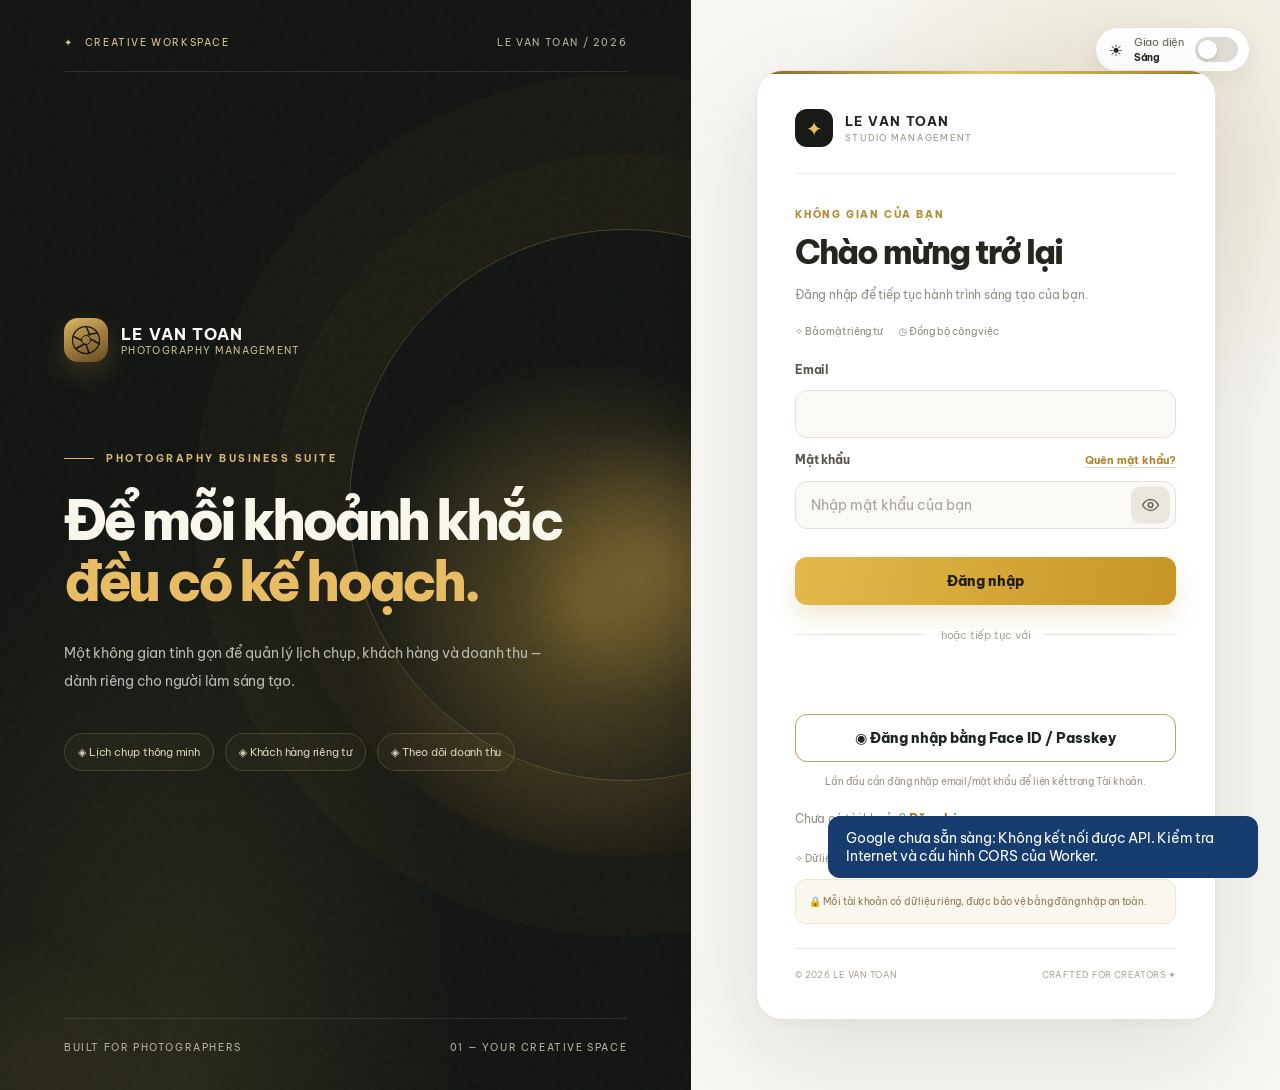
<file: index.html>
<!doctype html><html lang="vi"><head><meta charset="utf-8"><meta name="viewport" content="width=device-width,initial-scale=1"><meta name="referrer" content="no-referrer"><meta name="theme-color" content="#102a50"><title>LE VAN TOAN V13 | Quản lý lịch chụp</title><style>@import url('https://fonts.googleapis.com/css2?family=Be+Vietnam+Pro:wght@400;500;600;700;800&display=swap');
:root{--bg:#f4f7fb;--card:#fff;--ink:#142338;--muted:#708099;--line:#e2e9f2;--primary:#2267e8;--dark:#122f5b;--ok:#12946a;--warn:#d38b1e;--danger:#dc4661;--radius:17px}*{box-sizing:border-box}body{margin:0;background:var(--bg);color:var(--ink);font:14px 'Be Vietnam Pro',system-ui,sans-serif}button,input,select,textarea{font:inherit}button{cursor:pointer}a{color:inherit;text-decoration:none}.hidden{display:none!important}.app{display:grid;grid-template-columns:250px minmax(0,1fr);min-height:100vh}.sidebar{background:#102a50;color:#e5efff;padding:24px 15px;display:flex;flex-direction:column;gap:22px}.brand{display:flex;align-items:center;gap:12px;padding:5px 9px}.mark{display:grid;place-items:center;width:44px;height:44px;border-radius:14px;background:#4b85f4;font-size:24px}.brand strong{display:block;letter-spacing:1.2px;font-size:16px}.brand small{font-size:10px;color:#b2c7e5}.nav{display:grid;gap:5px}.nav button{border:0;background:none;color:#b8cbe4;text-align:left;border-radius:12px;padding:13px 14px}.nav button.active,.nav button:hover{background:#254977;color:white}.nav button span{margin-right:11px}.sidefoot{margin-top:auto;color:#a3bad9;font-size:11px;padding:12px}.main{min-width:0;padding:28px 32px}.top{display:flex;justify-content:space-between;align-items:center;gap:15px;margin-bottom:25px}.top h1{margin:0 0 5px;font-size:25px}.sub{color:var(--muted);font-size:12px}.top-actions{display:flex;align-items:center;gap:10px}.pill{background:#e7efff;color:#225ac5;padding:9px 12px;border-radius:50px;font-size:12px}.btn{border:1px solid var(--line);background:white;border-radius:11px;padding:11px 15px;font-weight:600;color:var(--ink)}.btn.primary{background:var(--primary);border-color:var(--primary);color:white}.btn.danger{color:var(--danger)}.btn:disabled{opacity:.5;cursor:not-allowed}.grid4{display:grid;grid-template-columns:repeat(4,minmax(0,1fr));gap:16px;margin-bottom:20px}.metric,.panel{background:var(--card);border:1px solid var(--line);border-radius:var(--radius);box-shadow:0 4px 18px #102a5010}.metric{padding:21px}.metric .value{font-size:25px;font-weight:800;margin:9px 0 2px}.metric .label{font-size:12px;color:var(--muted)}.metric .accent{font-size:11px;color:var(--ok)}.panel{padding:22px;margin-bottom:20px}.panelhead{display:flex;align-items:center;justify-content:space-between;gap:12px;margin-bottom:18px}.panelhead h2{margin:0;font-size:17px}.panelhead .controls{display:flex;gap:8px;align-items:center}.layout2{display:grid;grid-template-columns:minmax(0,1.7fr) minmax(280px,1fr);gap:18px}.week,.days{display:grid;grid-template-columns:repeat(7,minmax(0,1fr));gap:6px}.week{text-align:center;color:var(--muted);font-size:11px;margin-bottom:10px}.day{min-height:83px;border:1px solid #e8edf5;border-radius:12px;background:white;text-align:left;padding:9px;display:flex;flex-direction:column;gap:5px}.day:hover{border-color:#7ea6f9}.day.other{opacity:.35}.day.selected{border:2px solid var(--primary);background:#f0f5ff}.day.today .num{background:var(--primary);color:white;border-radius:50%;width:25px;height:25px;display:grid;place-items:center}.num{font-weight:700}.lunar{font-size:9px;color:#9ba7b8}.dots{display:flex;gap:3px;flex-wrap:wrap}.dot{height:6px;width:6px;border-radius:50%;background:#4d85ef}.dot.done{background:#19aa82}.dot.cancelled{background:#c4cad4}.entry{border:1px solid var(--line);border-radius:12px;padding:13px;margin:9px 0;display:flex;align-items:center;justify-content:space-between;gap:12px}.entry strong{display:block;margin-bottom:5px}.entry small{color:var(--muted);line-height:1.8}.tag{font-size:10px;border-radius:50px;padding:5px 8px;background:#e9f0ff;color:#3369c9}.tag.completed{background:#e4f8f1;color:#138a65}.tag.cancelled{background:#f3f3f3;color:#777}.tablewrap{overflow-x:auto}table{width:100%;border-collapse:collapse;text-align:left;min-width:620px}th,td{padding:13px 10px;border-bottom:1px solid var(--line);font-size:12px}th{color:var(--muted);font-weight:600}td button{margin-right:4px}.toolbar{display:flex;flex-wrap:wrap;gap:9px;margin-bottom:17px}input,select,textarea{width:100%;border:1px solid #d8e1ed;border-radius:10px;padding:11px 12px;background:white;color:var(--ink);outline:0}input:focus,select:focus,textarea:focus{border-color:#6496f2}.toolbar input{max-width:330px}.toolbar select{max-width:180px}.empty{padding:30px 10px;color:var(--muted);text-align:center}.overlay{position:fixed;inset:0;background:#0c1d36aa;display:grid;place-items:center;z-index:50;padding:15px}.modal{width:min(650px,100%);max-height:92vh;overflow:auto;background:white;border-radius:20px;padding:25px;box-shadow:0 25px 80px #091b3455}.modal h2{margin:0 0 18px}.formgrid{display:grid;grid-template-columns:1fr 1fr;gap:13px}.field{display:grid;gap:6px}.field label{font-size:11px;font-weight:600;color:#596c85}.full{grid-column:1/-1}.actions{display:flex;justify-content:flex-end;gap:10px;margin-top:18px}.toast{position:fixed;bottom:22px;right:22px;z-index:100;background:#173d70;color:white;border-radius:12px;padding:13px 18px;max-width:min(430px,90vw)}.authpage{min-height:100vh;display:grid;grid-template-columns:1fr 1fr}.authhero{background:linear-gradient(135deg,#0c2851,#2459ad);color:white;display:flex;flex-direction:column;justify-content:center;padding:10%;gap:15px}.authhero h1{font-size:42px;line-height:1.2;margin:0}.authhero p{line-height:1.9;color:#d0e1ff}.authbox{display:grid;place-items:center;padding:25px}.authcard{width:min(410px,100%)}.authcard h2{font-size:26px}.authcard .field{margin:14px 0}.authcard .btn{width:100%;margin-top:8px}.link{border:0;background:none;color:var(--primary);padding:0;font-weight:700}.notice{background:#fff7e9;border:1px solid #f2dcab;color:#88641f;padding:12px;border-radius:10px;font-size:12px;line-height:1.8}.mobilemenu{display:none}@media(max-width:1100px){.grid4{grid-template-columns:repeat(2,1fr)}.layout2{grid-template-columns:1fr}}@media(max-width:740px){.app{grid-template-columns:1fr}.sidebar{position:fixed;z-index:20;left:0;top:0;bottom:0;width:245px;transform:translateX(-105%);transition:transform .2s}.sidebar.open{transform:none}.mobilemenu{display:block}.main{padding:17px 13px}.top h1{font-size:21px}.top{align-items:flex-start}.top-actions{flex-wrap:wrap;justify-content:flex-end}.grid4{gap:9px}.metric{padding:14px}.metric .value{font-size:19px}.panel{padding:13px}.day{min-height:62px;padding:5px;border-radius:8px}.lunar{font-size:8px}.formgrid{grid-template-columns:1fr}.authpage{grid-template-columns:1fr}.authhero{padding:36px 24px}.authhero h1{font-size:29px}.authbox{padding:26px}.pill{display:none}}
:root{color-scheme:light}
html[data-theme="dark"]{color-scheme:dark;--bg:#0c1323;--card:#172239;--ink:#edf4ff;--muted:#9dafc8;--line:#34435b;--primary:#6396ff;--dark:#0b162c;--ok:#4cdda8}
html[data-theme="dark"] .sidebar{background:#090f1d}
html[data-theme="dark"] .btn:not(.primary),html[data-theme="dark"] input,html[data-theme="dark"] select,html[data-theme="dark"] textarea,html[data-theme="dark"] .day,html[data-theme="dark"] .modal{background:var(--card);color:var(--ink);border-color:var(--line)}
html[data-theme="dark"] .day.selected{background:#233e6b}
html[data-theme="dark"] .pill{background:#243b66;color:#bdd5ff}
html[data-theme="dark"] .notice{background:#392e20;border-color:#65502b;color:#ffda9b}
html[data-theme="dark"] .authhero{background:linear-gradient(135deg,#0a1834,#183a74)}
html[data-theme="dark"] .field label{color:var(--muted)}
html[data-theme="dark"] .tag{background:#263e68;color:#bfd6ff}
html[data-theme="dark"] .tag.completed{background:#1a4438;color:#91f5d0}
html[data-theme="dark"] .tag.cancelled{background:#313b4a;color:#d0d7e2}
html[data-theme="dark"] .lunar{color:#a7b9d4}
body{transition:background-color .25s,color .25s}
.metric,.panel,.btn,.day,.sidebar,.authcard{transition:background-color .22s,border-color .22s,box-shadow .22s,transform .18s}
.metric:hover{transform:translateY(-3px);box-shadow:0 12px 35px #0c2c5b1c}
.btn:hover{transform:translateY(-1px);filter:brightness(1.04)}
.btn:active{transform:scale(.98)}
.nav button{transition:background .2s,transform .2s}
.nav button:hover{transform:translateX(3px)}
.authhero{background:radial-gradient(circle at 80% 18%,#417bd8 0,transparent 42%),linear-gradient(135deg,#0c2851,#2459ad)}
.mark{box-shadow:0 9px 24px #1e6ad855}
.header-avatar{display:inline-flex;align-items:center;justify-content:center}
.avatar-img,.avatar-fallback{border-radius:50%;object-fit:cover;border:2px solid var(--line);flex-shrink:0}
.avatar-fallback{display:inline-grid;place-items:center;background:linear-gradient(135deg,#477bff,#8c5aff);color:white;font-weight:800}
.account-head{display:flex;align-items:center;gap:20px;margin-bottom:24px}
.account-head h2{margin:0 0 8px}
.account-panel{max-width:760px}
.account-actions{display:flex;gap:10px;flex-wrap:wrap;margin:20px 0}
.theme-switch{white-space:nowrap}
@media(max-width:740px){.theme-switch{padding:8px}.header-avatar .avatar-img,.header-avatar .avatar-fallback{width:30px!important;height:30px!important}}


/* LE VAN TOAN / STUDIO EDITION V3 */
:root{--bg:#f7f7f4;--card:#fff;--ink:#1f2422;--muted:#85887e;--line:#e9e8e0;--primary:#b58b35;--dark:#171b17;--radius:19px}
body{letter-spacing:-.015em}
.authpage{grid-template-columns:minmax(0,1.08fr) minmax(430px,.92fr);min-height:100vh;background:#f6f5f0}
.authhero{position:relative;isolation:isolate;overflow:hidden;min-height:100vh;background:radial-gradient(ellipse at 85% 56%,#5e5125 0,transparent 29%),radial-gradient(ellipse at 25% 100%,#282819 0,transparent 40%),#111411!important;color:#f9f6ec;padding:36px clamp(35px,5vw,95px);justify-content:space-between;gap:0}
.authhero::before{content:"";position:absolute;inset:0;pointer-events:none;opacity:.18;background-image:url("data:image/svg+xml,%3Csvg viewBox='0 0 200 200' xmlns='http://www.w3.org/2000/svg'%3E%3Cfilter id='n'%3E%3CfeTurbulence type='fractalNoise' baseFrequency='.7' numOctaves='3' stitchTiles='stitch'/%3E%3C/filter%3E%3Crect width='100%25' height='100%25' filter='url(%23n)' opacity='.22'/%3E%3C/svg%3E")}
.authhero::after{content:"";position:absolute;width:550px;height:550px;border:1px solid #e3bf7140;border-radius:50%;right:-210px;top:21%;box-shadow:0 0 0 75px #d3a74c08,0 0 0 155px #d3a74c08;pointer-events:none}
.auth-ambient{position:absolute;pointer-events:none;border-radius:50%;filter:blur(12px)}
.ambient-one{width:280px;height:280px;background:radial-gradient(circle,#caa34b55,transparent 70%);right:-100px;top:39%;animation:ambientFloat 11s ease-in-out infinite alternate}
.ambient-two{width:280px;height:280px;background:radial-gradient(circle,#9581451c,transparent 70%);left:-120px;bottom:-120px;animation:ambientFloat 13s ease-in-out infinite alternate-reverse}
@keyframes ambientFloat{to{transform:translate(-35px,42px)}}
.hero-top,.hero-bottom{display:flex;justify-content:space-between;align-items:center;gap:15px;position:relative;z-index:1;font-size:10px;letter-spacing:.16em;color:#b7b2a0}
.hero-top{border-bottom:1px solid #ffffff1c;padding-bottom:22px}.hero-back{color:#dfc58d}
.hero-inner{position:relative;z-index:1;width:100%;max-width:780px;margin:auto 0}
.authhero .brand{padding:0;gap:13px;margin-bottom:clamp(60px,10vh,140px)}
.authhero .mark{background:linear-gradient(145deg,#e5be68,#a77a29);color:#15180f;border-radius:14px;box-shadow:0 12px 34px #b88b4030}
.authhero .brand strong{font-size:16px;color:#fff}
.authhero .brand small{display:block;color:#c8b996;letter-spacing:.13em}
.eyebrow{display:flex;align-items:center;gap:12px;color:#d6b876;font-size:10px;font-weight:700;letter-spacing:.25em;margin-bottom:25px}
.eyebrow-line{display:inline-block;width:30px;height:1px;background:#d6b876}
.authhero h1{font-size:clamp(42px,4.3vw,79px);letter-spacing:-.07em;line-height:1.11;font-weight:800;max-width:800px;margin:0 0 27px}
.authhero h1 em{font-style:normal;color:#e7bc63}
.authhero .hero-copy p{font-size:14px;max-width:490px;line-height:2;color:#b8b9ad}
.hero-benefits{display:flex;flex-wrap:wrap;gap:11px;margin-top:38px}
.hero-benefits span{font-size:11px;color:#d9d0b8;border:1px solid #bfa9753b;background:#e1bd6b0a;padding:11px 13px;border-radius:100px}
.hero-bottom{border-top:1px solid #ffffff1c;padding-top:22px}
.authbox{position:relative;padding:70px 35px;display:flex;justify-content:center;align-items:center;background:radial-gradient(circle at 75% 12%,#e9e3d2,transparent 30%),#f7f6f2}
.auth-controls{position:absolute;top:27px;right:30px}
.auth-theme-toggle{background:#fff;border:1px solid #e7e2d5;border-radius:100px;padding:10px 15px;font-size:11px;color:#575344;box-shadow:0 4px 20px #27231a0a}
.authcard{width:min(460px,100%);background:#fff;border:1px solid #e8e3d8;border-radius:26px;padding:clamp(24px,3vw,43px);box-shadow:0 30px 90px #37311b12;position:relative;overflow:hidden}
.authcard::before{content:"";position:absolute;top:0;left:0;right:0;height:3px;background:linear-gradient(90deg,#8b6828,#e7c46e,#a17827)}
.authcard-brand{display:flex;align-items:center;gap:12px;padding-bottom:26px;border-bottom:1px solid #efede6;margin-bottom:30px}
.auth-mini-logo{display:grid;place-items:center;width:38px;height:38px;background:#171a16;color:#e8bf64;border-radius:12px;font-size:20px}
.authcard-brand strong{display:block;font-size:13px;letter-spacing:.11em}
.authcard-brand small{display:block;font-size:9px;letter-spacing:.14em;color:#989387;margin-top:3px}
.auth-welcome{font-size:10px;font-weight:800;color:#b58b35;letter-spacing:.18em;margin-bottom:10px}
.authcard h2{font-size:clamp(25px,2.5vw,34px);letter-spacing:-.06em;margin:0 0 8px;font-weight:800;color:#25271f}
.authcard .sub{color:#918e85;line-height:1.7}
.auth-features{display:flex;gap:16px;flex-wrap:wrap;font-size:10px;color:#8c887e;margin:19px 0 24px}
.authcard .field{margin:14px 0}
.authcard label{font-size:11px;font-weight:700;color:#57554b;margin-bottom:7px}
.authcard input{height:48px;border:1px solid #e5e1d7;border-radius:12px;background:#faf9f6;padding:0 15px;color:#24251f;outline:none;transition:box-shadow .2s,border-color .2s}
.authcard input:focus{border-color:#c59b46;box-shadow:0 0 0 4px #caa14d22}
.authcard .btn.primary{background:linear-gradient(100deg,#e3b94c,#c69525);border:0;color:#211d11;height:48px;border-radius:12px;margin-top:14px;font-weight:800;box-shadow:0 12px 25px #b9933635}
.authcard .btn.primary:hover{filter:brightness(1.07);transform:translateY(-2px)}
.authcard .link{color:#a67a20;font-weight:800}
.authcard .notice{background:#faf7ef;border:1px solid #f0e5cd;color:#8e7b54;font-size:10px;border-radius:11px;padding:13px;line-height:1.7}
.authcard-foot{display:flex;justify-content:space-between;gap:8px;font-size:9px;letter-spacing:.04em;color:#aaa497;border-top:1px solid #eeeae0;margin-top:24px;padding-top:20px}
.sidebar{background:#171b17;color:#eee7d8}
.sidebar .mark{background:linear-gradient(145deg,#e1bd67,#a67c30)}
.nav button.active,.nav button:hover{background:#a982362b;color:#f4d68e}
.btn.primary{background:#b88e37;border-color:#b88e37;color:#fff}
.metric:hover,.panel:hover{box-shadow:0 12px 35px #54472813}
html[data-theme="dark"]{--bg:#121512;--card:#1c211d;--ink:#f2eee4;--muted:#aaa99c;--line:#343a32;--primary:#d9b361}
html[data-theme="dark"] .authbox{background:radial-gradient(circle at 70% 10%,#3a3220,transparent 34%),#161a16}
html[data-theme="dark"] .authcard{background:#20241e;border-color:#3d3e32}
html[data-theme="dark"] .authcard h2,html[data-theme="dark"] .authcard-brand strong{color:#f4efdf}
html[data-theme="dark"] .authcard-brand{border-color:#373a30}
html[data-theme="dark"] .authcard input{background:#191c18;color:#f5f0e4;border-color:#424538}
html[data-theme="dark"] .authcard label{color:#d3cdbb}
html[data-theme="dark"] .authcard .notice{background:#2a281e;border-color:#4b422e;color:#d5bd88}
html[data-theme="dark"] .authcard-foot{border-color:#3b3b31}
html[data-theme="dark"] .auth-theme-toggle{background:#272b23;border-color:#454735;color:#e8d9b7}
html[data-theme="dark"] .authcard .btn.primary{color:#251c0b}
@media(max-width:950px){.authpage{grid-template-columns:1fr}.authhero{min-height:420px;padding:28px 7%;gap:20px}.hero-inner{margin:25px 0}.authhero .brand{margin-bottom:30px}.authhero h1{font-size:clamp(35px,6vw,55px)}.authbox{padding:70px 22px}.authcard{max-width:530px}}
@media(max-width:550px){.authhero{min-height:350px;padding:22px 24px}.hero-top,.hero-bottom{font-size:8px}.hero-version{display:none}.authhero .brand{margin-bottom:24px}.authhero h1{font-size:35px}.hero-copy p{font-size:12px!important}.hero-benefits{margin-top:18px;gap:6px}.hero-benefits span{font-size:9px;padding:8px}.authbox{padding:70px 14px 24px}.authcard{padding:25px 21px}.authcard-foot span{display:none}}
@media(prefers-reduced-motion:reduce){.auth-ambient{animation:none!important}*{scroll-behavior:auto!important}}

/* V3.1: genuine accessible dark/light switch in auth top-right */
.theme-control{display:inline-flex;align-items:center;gap:11px;cursor:pointer;user-select:none;border:1px solid #e7e2d5;border-radius:999px;background:#fff;padding:8px 11px 8px 13px;box-shadow:0 8px 24px #1a190f12;transition:background .25s,border-color .25s}
.theme-caption{font-size:11px;line-height:1.15;color:#666353;white-space:nowrap}
.theme-caption strong{display:block;font-size:10px;margin-top:3px;color:#25271f}
.theme-icon{font-size:16px;line-height:1}
.theme-input{position:absolute!important;opacity:0!important;width:1px!important;height:1px!important;pointer-events:none}
.theme-track{width:43px;height:25px;border-radius:30px;background:#dedcd5;position:relative;transition:background .24s;flex:none}
.theme-thumb{width:19px;height:19px;border-radius:50%;position:absolute;left:3px;top:3px;background:#fff;box-shadow:0 2px 5px #0002;transition:transform .24s}
.theme-input:checked + .theme-track{background:#c39a44}
.theme-input:checked + .theme-track .theme-thumb{transform:translateX(18px)}
.theme-input:focus-visible + .theme-track{outline:3px solid #b68d42;outline-offset:3px}
html[data-theme="dark"] .theme-control{background:#292c25;border-color:#474838}
html[data-theme="dark"] .theme-caption{color:#bbb7a8}
html[data-theme="dark"] .theme-caption strong{color:#f6f1e6}
html[data-theme="dark"] .theme-track{background:#4b4c42}
html[data-theme="dark"] .theme-input:checked + .theme-track{background:#d6ac51}

/* LE VAN TOAN PREMIUM V4 — auth polish */
.authcard{box-shadow:0 30px 100px #1b190f1a,0 4px 16px #1b190f08;backdrop-filter:blur(18px)}
.authcard-brand{margin-bottom:34px}
.authcard h2{font-size:clamp(28px,2.6vw,37px)}
.authcard .field label{font-size:12px}
.password-label-row{display:flex;align-items:center;justify-content:space-between;gap:10px}
.password-label-row label{margin-bottom:8px}
.forgot-link{background:transparent;border:0;padding:0 0 7px;color:#ae822b;font-size:11px;font-weight:700;text-decoration:underline;text-decoration-color:#b58b3550;text-underline-offset:3px;cursor:pointer}
.forgot-link:hover{color:#e0ad42}
.password-input-wrap{position:relative}
.authcard .password-input-wrap input{width:100%;padding-right:57px}
.password-eye{position:absolute;right:6px;top:50%;transform:translateY(-50%);width:39px;height:37px;border:0;border-radius:10px;background:#eae7de;color:#686452;display:grid;place-items:center;cursor:pointer;transition:background .2s,color .2s}
.password-eye:hover,.password-eye.is-visible{background:#d9bd77;color:#292518}
.password-eye:focus-visible,.forgot-link:focus-visible,.google-signin:focus-visible{outline:3px solid #bd9342;outline-offset:3px}
.auth-separator{display:flex;align-items:center;gap:15px;color:#aaa498;font-size:11px;margin:23px 0 18px}
.auth-separator:before,.auth-separator:after{content:"";height:1px;background:#eae6dd;flex:1}
.google-signin{width:100%;display:flex;align-items:center;justify-content:center;gap:13px;position:relative;min-height:48px;border:1px solid #e2ded4;border-radius:13px;background:#fdfcf9;color:#282924;font-size:12px;font-weight:750;cursor:pointer;transition:background .2s,border-color .2s,transform .2s}
.google-signin:hover{background:#f3f0e7;border-color:#d6c6a0;transform:translateY(-1px)}
.google-g{display:grid;place-items:center;width:28px;height:28px;border-radius:50%;background:white;border:1px solid #eae7df}
.soon-label{position:absolute;right:12px;font-size:9px;color:#a3874d;background:#f6edda;padding:4px 6px;border-radius:5px}
.auth-provider-note{font-size:10px;color:#9b9587;text-align:center;margin:9px 0 0;line-height:1.5}
.auth-security{display:flex;gap:12px;flex-wrap:wrap;margin:23px 0 8px;color:#918b7b;font-size:10px}
.authcard .notice{margin-top:14px}
.authcard input::placeholder{color:#a8a498}
html[data-theme="dark"] .forgot-link{color:#dfbd70}
html[data-theme="dark"] .password-eye{background:#363b32;color:#d4cbb8}
html[data-theme="dark"] .password-eye:hover,html[data-theme="dark"] .password-eye.is-visible{background:#ad8b49;color:#15170e}
html[data-theme="dark"] .google-signin{background:#292d26;border-color:#48483b;color:#f2ede3}
html[data-theme="dark"] .google-signin:hover{background:#36392e}
html[data-theme="dark"] .google-g{background:#fff}
html[data-theme="dark"] .soon-label{background:#403827;color:#e4c77d}
html[data-theme="dark"] .auth-separator:before,html[data-theme="dark"] .auth-separator:after{background:#404337}
html[data-theme="dark"] .auth-separator{color:#aaa597}
html[data-theme="dark"] .auth-provider-note{color:#aba493}
html[data-theme="dark"] .auth-security{color:#bdb6a5}
@media(max-width:550px){.soon-label{right:7px;font-size:8px}.google-signin{gap:7px;font-size:11px}}

/* V4.1 — force complete dark theme, including auth background */
html[data-theme="dark"],html[data-theme="dark"] body{color-scheme:dark}
html[data-theme="dark"] body{background:#121512;color:#f2eee4}
html[data-theme="dark"] .authpage{background:#121512!important}
html[data-theme="dark"] .authbox{background:radial-gradient(circle at 75% 12%,#38301d 0%,transparent 35%),#161a16!important}
html[data-theme="dark"] .authcard{background:#20241e!important;border-color:#414437!important;box-shadow:0 35px 110px #0007}
html[data-theme="dark"] .authcard h2,html[data-theme="dark"] .authcard-brand strong{color:#f4efdf!important}
html[data-theme="dark"] .authcard input{background:#181c18!important;color:#f5f0e4!important;border-color:#44483c!important}
html[data-theme="dark"] .authcard .sub{color:#b0ab9e}
html[data-theme="dark"] .authcard .auth-features{color:#c6bca8}
html[data-theme="dark"] .authcard .notice{background:#29271e!important;color:#e1c58b!important;border-color:#4b422e!important}
html[data-theme="dark"] .authcard .authcard-foot{color:#a8a28e}
html[data-theme="dark"] .authcard .auth-separator{color:#aaa597}
html[data-theme="dark"] .authcard .google-signin{background:#292d26!important;color:#f2ede3!important;border-color:#48483b!important}
html[data-theme="dark"] .authcard .auth-provider-note{color:#b5ad99}
html[data-theme="dark"] .authcard .auth-security{color:#c6bca8}
html[data-theme="dark"] .authcard .auth-welcome{color:#e7c476}
html[data-theme="dark"] .authcard .btn.primary{color:#221a0b!important}
html[data-theme="dark"] .authcard .password-eye{background:#363b32;color:#d4cbb8}
html[data-theme="dark"] .theme-control{background:#292c25!important;border-color:#474838!important}
html[data-theme="dark"] .theme-caption strong{color:#f6f1e6!important}
html[data-theme="dark"] .main,html[data-theme="dark"] .app{background:#121512;color:#f2eee4}
html[data-theme="dark"] .metric,html[data-theme="dark"] .panel{background:#1c211d;color:#f2eee4;border-color:#343a32}
html[data-theme="dark"] .btn:not(.primary),html[data-theme="dark"] .day,html[data-theme="dark"] .modal,html[data-theme="dark"] input:not(.theme-input),html[data-theme="dark"] select,html[data-theme="dark"] textarea{background:#222820;color:#f2eee4;border-color:#42493e}
html[data-theme="dark"] .day.selected{background:#3a3321}
html[data-theme="dark"] .pill{background:#3c3421;color:#e8ca88}
html[data-theme="dark"] .tag{background:#343c32;color:#e5d9bf}
html[data-theme="dark"] .sidebar{background:#111510}
html[data-theme="dark"] .nav button.active{background:#8b713342;color:#f5d68e}
html[data-theme="dark"] .sub,html[data-theme="dark"] .metric .label,html[data-theme="dark"] th{color:#aaa99c}

/* LE VAN TOAN V6: brand, search, account, monthly reports */
.brand-emblem{background:linear-gradient(155deg,#dcb765,#6a4c20)!important;color:#fff9df;box-shadow:0 10px 25px #b38b4440!important}
.brand-emblem svg{filter:drop-shadow(0 2px 4px #241a1533)}
.job-indicator{color:var(--primary);font-weight:750}
.top-search-btn{display:inline-flex;gap:8px;align-items:center;border-radius:99px!important}
.stats-month{min-width:185px}
.analytics-panel>.grid4{margin:19px 0 32px}
.global-results{margin-top:15px;max-height:65vh;overflow-y:auto}
.global-results h3{font-size:12px;text-transform:uppercase;letter-spacing:.1em;color:var(--muted);margin:22px 0 10px}
.search-result{display:flex;align-items:center;justify-content:space-between;gap:15px;padding:14px;border:1px solid var(--line);border-radius:13px;margin-bottom:9px;background:var(--card)}
.search-result p{margin:4px 0 0}.search-result strong{display:block}.search-result button{flex:none}
.search-dialog{width:min(750px,100%)}
.profile-hero{background:var(--card);border:1px solid var(--line);border-radius:24px;overflow:hidden;margin-bottom:20px;box-shadow:0 15px 45px #15160d0c}
.profile-cover{height:158px;padding:23px 28px;display:flex;justify-content:space-between;align-items:flex-start;color:#f9e7b2;font-size:10px;font-weight:800;letter-spacing:.14em;background:radial-gradient(circle at 78% 38%,#ad844b5e,transparent 31%),linear-gradient(125deg,#101611,#373427 70%,#111812)}
.profile-main{display:flex;align-items:center;gap:20px;min-height:130px;padding:0 28px 22px;margin-top:-42px;position:relative;flex-wrap:wrap}
.profile-avatar-wrap{position:relative;flex:none}
.profile-avatar-wrap>.avatar-img,.profile-avatar-wrap>.avatar-fallback{border:5px solid var(--card);box-shadow:0 7px 30px #0002}
.avatar-pencil{position:absolute;right:0;bottom:2px;border:2px solid var(--card);width:34px;height:34px;border-radius:50%;background:#c49a46;color:#151713;font-size:19px;cursor:pointer}
.profile-person{flex:1;min-width:155px;padding-top:39px}
.profile-person h2{font-size:25px;margin:8px 0 4px}.profile-person p{margin:0;color:var(--muted);font-size:12px;overflow-wrap:anywhere}
.profile-role{display:inline-block;background:#b9954425;border:1px solid #b9954466;color:#c69b46;padding:5px 8px;border-radius:50px;font-size:9px;font-weight:800;letter-spacing:.13em}
.profile-upload-btn{margin-top:38px}
.profile-grid{display:grid;grid-template-columns:1fr 1fr;gap:18px;max-width:1180px}
.profile-card{padding:24px}.profile-card h3{margin:0 0 8px;font-size:17px}
.avatar-preview-line{display:flex;align-items:center;gap:16px;margin:26px 0}
.avatar-preview-line strong{font-size:13px}.avatar-preview-line .sub{margin:5px 0}
.profile-buttons{display:flex;flex-wrap:wrap;gap:10px;margin-bottom:18px}
.profile-kv{display:flex;justify-content:space-between;align-items:center;gap:18px;border-bottom:1px solid var(--line);padding:15px 0;font-size:12px}
.profile-kv span:first-child{color:var(--muted)}.profile-kv strong,.profile-kv span:last-child{max-width:70%;overflow-wrap:anywhere;text-align:right}
.profile-id{font-size:10px;color:var(--muted)}.logout-cta{margin-top:24px}
.visually-hidden{position:absolute!important;clip:rect(0,0,0,0)!important;clip-path:inset(50%)!important;width:1px!important;height:1px!important;overflow:hidden!important;white-space:nowrap!important}
@media(max-width:860px){.profile-grid{grid-template-columns:1fr}}
@media(max-width:600px){.profile-cover{height:128px;padding:18px;font-size:8px}.profile-main{padding:0 17px 17px}.profile-person{padding-top:4px}.profile-upload-btn{margin:0}.profile-person h2{font-size:20px}.profile-card{padding:18px}.top-search-btn{font-size:12px;padding:10px}}

/* LE VAN TOAN V7 — soft cinema ambient background, unobtrusive on mobile */
:root{--lvt-glow:#cba65a}
body{isolation:isolate}
#app,#auth{position:relative;isolation:isolate}
#app::before{content:"";position:fixed;inset:0;z-index:-1;pointer-events:none;background:radial-gradient(ellipse 46vw 40vw at 78% 14%,rgba(202,158,69,.115),transparent 78%),radial-gradient(ellipse 38vw 40vw at 8% 78%,rgba(166,128,64,.11),transparent 80%);animation:lvt-ambient-shift 24s ease-in-out infinite alternate}
html[data-theme="light"] #app::before{background:radial-gradient(ellipse 48vw 48vw at 84% 14%,rgba(194,158,87,.095),transparent 78%),radial-gradient(ellipse 40vw 42vw at 12% 88%,rgba(125,153,190,.09),transparent 78%)}
@keyframes lvt-ambient-shift{0%{transform:translate3d(-1.5%,1%,0) scale(1)}100%{transform:translate3d(2%,-2%,0) scale(1.12)}}
.lvt-particles{position:fixed;inset:0;z-index:0;pointer-events:none;overflow:hidden;contain:strict}
.lvt-particle{position:absolute;left:var(--px);bottom:-30px;width:var(--ps);height:var(--ps);border-radius:50%;background:radial-gradient(circle,#e8c276cc,#c99c4922 70%,transparent);box-shadow:0 0 14px 2px #dbb16015;opacity:0;animation:lvt-rise var(--pd) linear infinite;animation-delay:var(--delay);will-change:transform,opacity}
@keyframes lvt-rise{0%{transform:translate3d(0,0,0);opacity:0}12%{opacity:var(--op)}82%{opacity:var(--op)}100%{transform:translate3d(var(--drift),-110vh,0);opacity:0}}
#app>.sidebar,#app>.main{position:relative;z-index:1}
#app .main{background:transparent!important}
#app .sidebar{z-index:2}
#app .panel,#app .metric,#app .profile-hero{backdrop-filter:blur(9px);-webkit-backdrop-filter:blur(9px);box-shadow:0 6px 26px rgba(0,0,0,.06);transition:box-shadow .25s,transform .25s,border-color .25s}
#app .metric:hover{box-shadow:0 14px 35px rgba(148,118,56,.15);transform:translateY(-3px)}
#app .panel{border-color:var(--line)}
#app .profile-hero{position:relative;z-index:1}
#app .profile-grid{position:relative;z-index:1}
#app .profile-avatar-wrap .avatar-img,#app .profile-avatar-wrap .avatar-fallback{box-shadow:0 0 0 3px #b996494a,0 15px 32px #0002}
.photo-card-title{display:flex;flex-wrap:wrap;align-items:center;gap:14px;justify-content:space-between}
.photo-card-title h3{margin:0}
.photo-card-badge{font-size:9px;font-weight:800;letter-spacing:.08em;color:#c6a25c;border:1px solid #ac8c483d;border-radius:100px;padding:7px 10px;background:#a8853420}
#app .avatar-preview-line{padding:16px;border:1px solid var(--line);border-radius:16px;background:color-mix(in srgb,var(--card) 87%,var(--lvt-glow) 13%)}
#app .profile-buttons{margin:17px 0}
#app .profile-buttons .btn{border-radius:12px}
#app .photo-local-hint{line-height:1.8}
@media(max-width:740px){.lvt-particle:nth-child(n+11){display:none}#app .profile-grid{gap:13px}#app .avatar-preview-line{padding:12px}}
@media(prefers-reduced-motion:reduce){#app::before,.lvt-particle{animation:none!important}.lvt-particles{display:none!important}}


/* V8: Force predictable mobile layout; no phantom row above the toolbar */
@media (max-width:740px){
 #app.app:not(.hidden){display:block!important;min-height:100dvh!important;width:100%!important;overflow:visible!important}
 #app>.main{position:relative!important;display:block!important;grid-area:auto!important;grid-row:auto!important;grid-column:auto!important;min-height:0!important;margin:0!important;padding:12px 12px 30px!important;transform:none!important}
 #app>.sidebar{position:fixed!important;top:0!important;left:0!important;bottom:0!important;margin:0!important;z-index:99!important}
 #app>.lvt-particles{position:fixed!important;inset:0!important;display:block!important;height:100dvh!important;z-index:0!important;pointer-events:none!important}
 #app>.main>.top{margin-top:0!important;padding-top:0!important;align-items:flex-start;gap:8px;flex-wrap:wrap}
 #app .top-actions{max-width:100%;justify-content:flex-start;gap:6px}
 #app #quickAdd{white-space:nowrap}
 #app .grid4{grid-template-columns:repeat(2,minmax(0,1fr));gap:9px}
 .panelhead{flex-wrap:wrap}
 .panelhead h2{line-height:1.4}
 .stats-month{min-width:0;width:100%}
 .stats-month input{max-width:100%}
}
/* V8: historical job detail display */
.detail-grid{display:grid;grid-template-columns:repeat(2,minmax(0,1fr));gap:12px}
.detail-box{padding:14px;border:1px solid var(--line);background:var(--card);border-radius:12px;min-width:0}
.detail-box small{font-size:11px;color:var(--muted);display:block;margin-bottom:7px}
.detail-box strong{overflow-wrap:anywhere;display:block;line-height:1.6}
.detail-box.wide{grid-column:1/-1}
.historical-notice{margin:14px 0 4px;border-radius:12px;padding:12px;background:color-mix(in srgb,var(--card) 85%,#c7a051 15%);border:1px solid #c7a05160;color:var(--ink);font-size:12px;line-height:1.7}
.readonly-action{display:inline-flex;gap:5px;align-items:center}
@media(max-width:420px){.detail-grid{grid-template-columns:1fr}.detail-box.wide{grid-column:auto}}


/* V8.1 — Mobile balanced layout / prevent header wrapping */
@media (max-width:740px){
  html,body{width:100%;max-width:100%;overflow-x:hidden}
  #app.app:not(.hidden){width:100%;overflow-x:clip}
  #app>.main{width:100%;min-width:0;max-width:100%;padding:14px 13px 32px!important}
  #app>.main>.top{
    display:grid!important;
    grid-template-columns:minmax(0,1fr) auto auto auto;
    grid-template-rows:auto auto auto;
    column-gap:8px;
    row-gap:10px;
    align-items:center!important;
    margin:0 0 19px!important;
    padding:0!important;
  }
  #app>.main>.top>div:first-child,
  #app>.main>.top>.top-actions{display:contents!important}
  #menuBtn{display:inline-flex!important;align-items:center;justify-content:center;grid-column:1;grid-row:1;margin:0;min-height:38px;justify-self:start}
  #globalSearch{grid-column:2;grid-row:1;justify-self:end;margin:0;white-space:nowrap}
  #themeToggle{grid-column:3;grid-row:1;justify-self:end;margin:0;white-space:nowrap}
  #headerAvatar{grid-column:4;grid-row:1;justify-self:end}
  #userBadge{display:none!important}
  #pageTitle{grid-column:1/span 2;grid-row:2;font-size:23px;line-height:1.25;margin:0!important;min-width:0}
  #quickAdd{grid-column:3/span 2;grid-row:2;justify-self:end;min-height:41px;margin:0;white-space:nowrap;padding:10px 13px!important;font-size:12px}
  #welcome{grid-column:1/-1;grid-row:3;font-size:11px;line-height:1.5;margin:-5px 0 0}
  #pageContent{min-width:0;width:100%;margin:0}
  #pageContent>.layout2{display:grid!important;grid-template-columns:minmax(0,1fr)!important;gap:12px!important;align-items:start}
  #pageContent>.layout2>.panel{min-width:0;width:100%;margin:0!important;padding:14px!important}
  #pageContent .panelhead{display:flex;flex-wrap:nowrap;align-items:center;justify-content:space-between;gap:8px;margin:0 0 14px}
  #pageContent .panelhead h2{font-size:17px;min-width:0;margin:0;line-height:1.4}
  #pageContent .panelhead .controls{flex:none;display:flex;gap:5px}
  #pageContent .panelhead .controls .btn{padding:9px 10px;font-size:12px;min-height:38px}
  #pageContent .week,#pageContent .days{gap:5px}
  #pageContent .day{min-width:0;min-height:64px;padding:7px 5px;border-radius:9px;gap:2px}
  #pageContent .day .num{font-size:12px}
  #pageContent .day .lunar{font-size:9px}
  #pageContent .day.today .num{width:24px;height:24px}
  #pageContent .entry{min-width:0}
  #pageContent .entry>div{min-width:0;overflow-wrap:anywhere}
  #pageContent .panel:has(.days){padding-bottom:13px!important}
  #pageContent>.grid4{margin-bottom:12px}
}
@media (max-width:390px){
  #app>.main{padding:11px 9px 25px!important}
  #app>.main>.top{grid-template-columns:minmax(0,1fr) auto auto;column-gap:5px}
  #menuBtn{grid-column:1}
  #globalSearch{grid-column:2;font-size:0!important;width:39px;height:39px;padding:0!important}
  #globalSearch::before{content:'⌕';font-size:23px}
  #themeToggle{grid-column:3;max-width:80px;font-size:11px;padding:8px!important}
  #headerAvatar{display:none!important}
  #pageTitle{grid-column:1/span 2;font-size:21px}
  #quickAdd{grid-column:3;font-size:11px;padding:8px 9px!important}
  #pageContent>.layout2>.panel{padding:10px!important}
  #pageContent .panelhead h2{font-size:15px}
  #pageContent .panelhead .controls .btn{padding:8px 7px;font-size:11px}
  #pageContent .week,#pageContent .days{gap:3px}
  #pageContent .day{min-height:61px;padding:5px 3px}
}

/* V9: financial figures and mobile-readable job rows */
#jobRows td,.analytics-panel td{font-variant-numeric:tabular-nums;line-height:1.6;vertical-align:middle}
.currency{display:inline-block;white-space:nowrap;font-weight:700;font-variant-numeric:tabular-nums;font-feature-settings:'tnum';letter-spacing:0;text-decoration:none}
#jobRows td:nth-child(4),#jobRows td:nth-child(5){white-space:nowrap;font-weight:700}
#jobRows td:last-child{white-space:nowrap}
.btn-compact{font-size:11px!important;line-height:1.2!important;padding:7px 9px!important;min-height:30px!important;border-radius:9px!important;margin:2px 3px 2px 0!important}
.paid-pill,.pending-pill{display:inline-flex;align-items:center;border-radius:25px;padding:5px 8px;font-size:10px;white-space:nowrap;background:#215338;color:#b3ffd6}
.pending-pill{background:#574624;color:#f6d6a4}
.historical-edit-notice{padding:14px;border-radius:13px;border:1px solid #957432;background:#a57c2420;color:var(--ink);line-height:1.8;margin-bottom:16px}
#pageContent .tablewrap{overscroll-behavior-x:contain}
@media(max-width:740px){
 #pageContent .tablewrap:has(#jobRows){overflow:visible}
 #pageContent table:has(#jobRows){min-width:0;width:100%;display:block}
 #pageContent table:has(#jobRows) thead{display:none}
 #pageContent table:has(#jobRows) tbody{display:grid;gap:10px;width:100%}
 #pageContent #jobRows tr{border:1px solid var(--line);border-radius:15px;background:var(--card);padding:11px;display:grid;grid-template-columns:minmax(0,1fr) auto;gap:6px 9px}
 #pageContent #jobRows td{padding:2px 0!important;border:0;min-width:0;font-size:11px;overflow-wrap:anywhere}
 #pageContent #jobRows td:first-child{grid-column:1;grid-row:1;color:var(--muted)}
 #pageContent #jobRows td:nth-child(2){grid-column:1/-1;grid-row:2;font-size:13px}
 #pageContent #jobRows td:nth-child(3){grid-column:1/-1;grid-row:3}
 #pageContent #jobRows td:nth-child(4){grid-column:1;grid-row:4}
 #pageContent #jobRows td:nth-child(4)::before{content:'Tổng: ';font-weight:400;color:var(--muted)}
 #pageContent #jobRows td:nth-child(5){grid-column:2;grid-row:4;text-align:right}
 #pageContent #jobRows td:nth-child(5)::before{content:'Cọc: ';font-weight:400;color:var(--muted)}
 #pageContent #jobRows td:nth-child(6){grid-column:1;grid-row:5}
 #pageContent #jobRows td:nth-child(7){grid-column:2;grid-row:5;text-align:right;white-space:nowrap}
 #pageContent .analytics-panel .tablewrap{overflow-x:auto;max-width:100%}
 #pageContent .analytics-panel table{min-width:680px}
 #pageContent .analytics-panel th,#pageContent .analytics-panel td{font-size:11px;white-space:nowrap;padding:10px 7px;letter-spacing:0;font-weight:500}
 #pageContent .analytics-panel td .currency{font-size:11px;font-weight:700}
}

/* V10 — Mobile jobs truly card-based; no horizontal overflow */
.jobs-table .job-title-cell small{display:block;margin-top:5px;line-height:1.5}
.jobs-table .currency{white-space:nowrap;font-variant-numeric:tabular-nums;font-size:12px}
.job-action-buttons{display:flex;flex-wrap:wrap;gap:6px;align-items:center}
.job-action-buttons .btn{font-size:11px!important;padding:6px 10px!important;min-height:30px!important;line-height:1.2!important;border-radius:8px!important;margin:0!important}
.profile-name-actions{display:flex;align-items:center;justify-content:flex-end;gap:10px;min-width:0}
.profile-name-actions strong{overflow-wrap:anywhere;text-align:right}
.profile-name-actions .btn{white-space:nowrap}
@media(max-width:740px){
 .job-tablewrap{overflow:visible!important;max-width:100%!important;width:100%!important}
 .jobs-table,.jobs-table tbody{display:block!important;width:100%!important;min-width:0!important;border:0!important}
 .jobs-table thead{display:none!important}
 .jobs-table tr.job-card-row{display:grid!important;grid-template-columns:minmax(0,1fr) minmax(0,1fr);column-gap:14px;row-gap:10px;padding:14px;margin:0 0 13px;border:1px solid var(--line);border-radius:15px;background:var(--card);width:100%;min-width:0;box-shadow:0 3px 15px #00000009}
 .jobs-table .job-card-row td{display:flex!important;flex-direction:column!important;align-items:flex-start!important;justify-content:flex-start!important;min-width:0!important;width:100%!important;margin:0!important;padding:0!important;border:0!important;white-space:normal!important;overflow-wrap:anywhere!important;line-height:1.5!important}
 .jobs-table .job-card-row td:before{content:attr(data-label);font-size:10px;font-weight:600;color:var(--muted);margin:0 0 5px;white-space:normal}
 .jobs-table .job-card-row td.job-title-cell{grid-column:1/-1;padding-bottom:9px!important;border-bottom:1px solid var(--line)!important}
 .jobs-table .job-title-cell strong{font-size:15px;line-height:1.5}
 .jobs-table .job-card-row td.job-row-actions{grid-column:1/-1;padding-top:10px!important;border-top:1px solid var(--line)!important}
 .jobs-table .job-card-row td.job-row-actions:before{display:none}
 .jobs-table .currency{font-size:clamp(11px,3.1vw,13px)!important;font-weight:750;white-space:nowrap!important;letter-spacing:-.035em}
 .jobs-table .job-action-buttons{width:100%;display:flex;justify-content:flex-end;gap:8px}
 .jobs-table .job-action-buttons .btn{font-size:11px!important;padding:7px 13px!important;min-height:32px!important}
 .jobs-table tr.job-empty-row{display:block;width:100%}
 .jobs-table tr.job-empty-row td{display:block!important;width:100%;padding:20px 8px!important;white-space:normal!important}
 .profile-name-row{align-items:flex-start!important;gap:12px}
 .profile-name-actions{flex-wrap:wrap;justify-content:flex-end;max-width:65%}
}
@media(max-width:370px){.jobs-table tr.job-card-row{column-gap:8px;padding:11px}.jobs-table .currency{font-size:11px!important}.profile-name-actions{max-width:70%}}

.money-input-wrap{position:relative}
.money-input-wrap input{padding-right:44px;letter-spacing:.015em;font-variant-numeric:tabular-nums;font-weight:650}
.money-unit{position:absolute;right:15px;top:50%;transform:translateY(-50%);pointer-events:none;color:var(--muted);font-weight:700}
.money-help{font-size:10px;color:var(--muted);line-height:1.5}

/* Security V11 */
.security-card{grid-column:1/-1;max-width:100%;border:1px solid var(--line)}
.security-heading h3{margin:6px 0 8px;font-size:20px}.security-kicker{font-size:10px;letter-spacing:.16em;color:#d5ae61;font-weight:800}
.security-actions{display:flex;flex-wrap:wrap;gap:10px;margin:20px 0}.security-actions .btn{min-height:42px}
.security-session-list:empty{display:none}.security-session-list h4{margin:20px 0 12px}
.session-entry{display:flex;align-items:center;justify-content:space-between;gap:12px;padding:12px 0;border-bottom:1px solid var(--line)}
.session-entry strong{font-size:13px}.session-entry .sub{margin:5px 0}
.security-reset-box{padding:14px 0 18px}.security-reset-box h3{font-size:21px;margin:0 0 10px}
.security-reset-box .btn.primary{width:100%;margin-top:12px}.reset-back{width:100%;margin-top:12px}
html[data-theme='dark'] .security-card,html[data-theme='dark'] .session-entry{border-color:#48483b}
@media(max-width:740px){.security-actions{display:grid;grid-template-columns:1fr}.security-actions .btn{width:100%}.session-entry{align-items:flex-start}}

/* V12 Google + biometric options */
.v12-google{display:flex;justify-content:center;margin:12px 0;min-height:42px}
.v12-face-btn{display:block;width:100%;border:1px solid #baa05e;padding:14px 15px;border-radius:12px;background:transparent;color:var(--ink);font-weight:750;cursor:pointer;margin:12px 0}
.v12-face-btn:hover{background:#b18f4425}
.v12-security{border-top:1px solid var(--line);padding-top:25px;margin-top:20px}
.v12-security h3{margin:12px 0;font-size:16px}
.v12-key-row{display:flex;justify-content:space-between;align-items:center;gap:10px;padding:10px 0;border-bottom:1px solid var(--line);overflow-wrap:anywhere}
.v12-key-row small{display:block;opacity:.7;font-size:10px}

/* LE VAN TOAN V13 — iPhone-first polish (no ongoing GPU-heavy glow animations) */
#app .day{position:relative;border:1px solid color-mix(in srgb,var(--line) 74%,#dab96b 26%);box-shadow:inset 0 1px 0 #e9c87b0b;transition:border-color .17s ease,background-color .17s ease,box-shadow .17s ease}
#app .day:not(.other){border-color:color-mix(in srgb,var(--line) 65%,#c99a49 35%)}
#app .day.selected{border-color:#d7aa53!important;box-shadow:0 0 0 1px #d7aa5370,inset 0 0 14px #e8b64a14}
#app .day.today{box-shadow:0 0 0 1px #d3a65045,inset 0 0 10px #d3a6500b}
#app .day:focus-visible{outline:2px solid #e2b967;outline-offset:2px}
@media(hover:hover){#app .day:not(.other):hover{border-color:#dbb45c;box-shadow:0 0 0 1px #d3a65045}}
#app .entry{min-width:0;align-items:flex-start;flex-wrap:wrap}
#app .entry>div{min-width:0;flex:1 1 170px;overflow-wrap:anywhere}
#app .entry>.btn{flex:0 0 auto;min-height:40px;align-self:flex-start}
#app .top-search-btn{white-space:nowrap;justify-content:center;min-height:42px}
.v13-confirm-layer{position:fixed;inset:0;z-index:10050;display:grid;place-items:center;padding:18px;padding-bottom:max(18px,env(safe-area-inset-bottom));isolation:isolate}
.v13-confirm-shade{position:absolute;inset:0;background:rgba(8,12,9,.74)}
.v13-confirm-dialog{z-index:1;width:min(390px,100%);background:#202720;color:#f5f2e8;border:1px solid #6f5d3b;border-radius:22px;padding:25px;box-shadow:0 22px 65px #0007;animation:v13-dialog-enter .17s ease-out both}
.v13-confirm-dialog h2{font-size:21px;margin:10px 0}
.v13-confirm-dialog p{color:#c8c5b9;line-height:1.75;overflow-wrap:anywhere}
.v13-confirm-dialog strong{color:#f3d28d}
.v13-danger-icon{width:42px;height:42px;display:grid;place-items:center;border-radius:12px;background:#9e3c3622;color:#ffa89b;font-size:26px}
.v13-confirm-actions{display:flex;gap:10px;margin-top:22px}
.v13-confirm-actions .btn{flex:1;min-height:48px;color:#ede9de;background:#333a31;border-color:#555a4e}
.v13-confirm-actions .v13-delete{background:#af463b;border-color:#af463b;color:#fff}
@keyframes v13-dialog-enter{from{opacity:0;transform:translateY(8px) scale(.985)}to{opacity:1;transform:none}}
@media(max-width:740px){
 html,body{max-width:100%;overflow-x:clip;-webkit-text-size-adjust:100%}
 #app>.main{padding:14px 12px 28px!important;min-width:0}
 #app>.main>.top{display:grid!important;grid-template-columns:auto minmax(0,1fr) auto auto;grid-template-rows:44px auto auto;gap:9px 8px;align-items:center!important;margin:0 0 18px!important}
 #app>.main>.top>div:first-child,#app>.main>.top>.top-actions{display:contents!important}
 #menuBtn{grid-column:1;grid-row:1;min-height:42px;height:42px;padding:0 11px;margin:0;white-space:nowrap}
 #globalSearch{grid-column:2;grid-row:1;width:100%!important;min-width:0!important;height:42px;max-width:140px;margin:0;justify-self:end;padding:0 9px!important;font-size:12px!important}
 #globalSearch::before{content:none!important;display:none!important}
 #themeToggle{grid-column:3;grid-row:1;height:42px;min-width:0;max-width:none!important;margin:0;padding:0 9px!important;white-space:nowrap;font-size:12px!important}
 #headerAvatar{grid-column:4;grid-row:1;width:34px;height:38px;display:inline-flex!important;align-items:center;justify-content:center}
 #headerAvatar .avatar-img,#headerAvatar .avatar-fallback{width:33px!important;height:33px!important}
 #userBadge{display:none!important}
 #pageTitle{grid-column:1/3;grid-row:2;margin:0!important;font-size:clamp(20px,5.4vw,24px);min-width:0;line-height:1.25}
 #quickAdd{grid-column:3/5;grid-row:2;margin:0;justify-self:end;align-self:center;min-height:42px;padding:8px 10px!important;white-space:nowrap;font-size:clamp(10px,2.7vw,12px)}
 #welcome{grid-column:1/-1;grid-row:3;margin:-4px 0 0;line-height:1.5;font-size:11px}
 #app #pageContent,#app #pageContent>.layout2{min-width:0;width:100%}
 #app #pageContent>.layout2{display:grid!important;grid-template-columns:minmax(0,1fr)!important;gap:12px!important}
 #app #pageContent>.layout2>.panel{min-width:0;width:100%;margin:0!important;padding:12px!important;backdrop-filter:none!important;-webkit-backdrop-filter:none!important}
 #app .panel,#app .metric,#app .profile-hero{backdrop-filter:none!important;-webkit-backdrop-filter:none!important}
 #app .lvt-particles{display:none!important}
 #app::before{animation:none!important}
 #app .panelhead{gap:8px;margin-bottom:13px}
 #app .panelhead h2{font-size:clamp(14px,4vw,18px);line-height:1.3}
 #app .panelhead .controls{gap:4px;flex:none}
 #app .panelhead .controls .btn{min-height:39px;padding:7px 10px;font-size:12px}
 #app .week,#app .days{gap:5px}
 #app .day{min-height:65px;padding:6px 4px;border-radius:10px;gap:3px;box-shadow:inset 0 1px 0 #d8b36e13}
 #app .day .num{font-size:13px}
 #app .day .lunar{font-size:9px}
 #app .entry{margin:10px 0;padding:13px;gap:10px}
 #app .entry small{overflow-wrap:anywhere}
 #app .job-action-buttons .btn{min-height:35px}
}
@media(max-width:380px){
 #app>.main{padding:11px 9px 25px!important}
 #app>.main>.top{gap:7px 5px;grid-template-columns:auto minmax(0,1fr) auto 30px}
 #globalSearch{font-size:0!important;max-width:54px!important;justify-self:end}
 #globalSearch::before{content:'⌕'!important;display:inline!important;font-size:24px;line-height:1}
 #themeToggle{font-size:11px!important;padding:0 7px!important}
 #headerAvatar{width:30px}
 #pageTitle{font-size:20px}
 #quickAdd{font-size:10px;padding:7px 9px!important}
 #app #pageContent>.layout2>.panel{padding:9px!important}
 #app .week,#app .days{gap:3px}
 #app .day{min-height:61px;padding:5px 3px}
}
@media(prefers-reduced-motion:reduce){.v13-confirm-dialog{animation:none!important}#app .day{transition:none!important}}


/* V13.2: explicit safe delete action in job detail, touch friendly on iPhone */
.job-detail-actions{display:flex;align-items:center;justify-content:space-between;gap:10px;flex-wrap:wrap}
.job-detail-actions .detail-delete-btn{border-color:#be665f;color:#bd4640;background:color-mix(in srgb,var(--card) 93%,#df5a49 7%);min-height:44px}
.job-detail-actions .detail-delete-btn:not(:disabled):active{transform:scale(.98)}
.job-detail-actions .detail-delete-btn:disabled{opacity:.55;cursor:not-allowed;border-style:dashed}
@media(max-width:550px){.job-detail-actions{display:grid;grid-template-columns:minmax(0,1fr) minmax(0,1fr)}.job-detail-actions .btn{width:100%;min-height:48px;padding:11px 9px}}

/* V14 - admin trash and iPhone layout */
@media(max-width:740px){.stats-month{width:145px!important;min-width:0!important;max-width:100%!important;margin-left:0!important}.stats-month input{width:100%!important;height:34px!important;min-height:34px!important;padding:4px 8px!important;font-size:12px!important;border-radius:9px!important;box-sizing:border-box!important}}
.v14-trash-card{padding:16px;border:1px solid var(--border);border-radius:16px;margin:10px 0;display:flex;justify-content:space-between;align-items:center;gap:12px;flex-wrap:wrap}
.v14-trash-card .v14-trash-main{min-width:0;flex:1}.v14-trash-card .v14-trash-main small{display:block;color:var(--muted);margin-top:5px}
.v14-trash-actions{display:flex;gap:8px;flex-wrap:wrap}
.v14-verify{display:block;width:100%;min-height:48px;margin:12px 0;padding:12px;border:1px solid var(--border);border-radius:12px;background:var(--card);color:var(--text)}
.v14-danger-btn{color:#cf6660!important;border-color:#c35b58!important}
@media(prefers-reduced-motion:reduce){.v14-trash-card *{animation:none!important;transition:none!important}}

/* LE VAN TOAN V15 — mobile-first refinements; stable paint performance */
.v15-analytics{overflow:hidden}
.v15-stats-head{display:grid!important;grid-template-columns:minmax(0,1fr) minmax(0,180px)!important;align-items:start!important;gap:16px!important}
.v15-stats-title{min-width:0}
.v15-stats-title h2{line-height:1.3}
.v15-eyebrow{font-size:10px;font-weight:800;letter-spacing:.17em;color:#c6a45f}
.v15-stats-head .stats-month{min-width:0!important;width:100%!important;max-width:180px!important;justify-self:end;overflow:hidden}
.v15-stats-head .stats-month input[type=month]{display:block!important;width:100%!important;min-width:0!important;max-width:100%!important;box-sizing:border-box!important;height:44px!important;min-height:44px!important;padding:6px 9px!important;font-size:13px!important;border-radius:12px!important;text-align:center}
.v15-stats-head .stats-month input[type=month]::-webkit-date-and-time-value{text-align:center}
.v15-report-highlight{background:linear-gradient(115deg,#3b3221,#1c211d 70%);color:#f3e7ce;border:1px solid #a38b4b80;border-radius:20px;padding:20px;display:flex;flex-direction:column;gap:7px;margin:22px 0 18px;box-shadow:0 12px 35px #00000015}
.v15-report-highlight>span{font-size:10px;letter-spacing:.18em;font-weight:800;color:#d6b769}
.v15-report-highlight strong{font-size:clamp(24px,5vw,34px);letter-spacing:-.035em;font-variant-numeric:tabular-nums}
.v15-report-highlight small{color:#bebbac}
.v15-progress{height:5px;border-radius:20px;background:#ffffff22;overflow:hidden;margin-top:7px}.v15-progress i{display:block;height:100%;background:linear-gradient(90deg,#a77c2f,#e4be64);border-radius:inherit;transition:width .2s ease}
.v15-stats-grid{grid-template-columns:repeat(2,minmax(0,1fr))!important}
.v15-metric{position:relative;min-width:0;border-radius:18px}.v15-metric .value{overflow-wrap:anywhere;font-variant-numeric:tabular-nums}.v15-metric-icon{width:29px;height:29px;border-radius:10px;background:#c6a45f18;color:#b99042;display:grid;place-items:center;font-weight:800;margin-bottom:10px}
.v15-table-title{margin-top:20px}
.v15-stats-tablewrap{max-width:100%;overflow-x:auto;-webkit-overflow-scrolling:touch;overscroll-behavior-x:contain}
.v15-stats-table{min-width:830px}.v15-stats-table td{white-space:nowrap}.v15-stats-table .btn{margin:2px}
.v15-report-note{margin-top:19px;line-height:1.7}
.v15-entry-actions{display:flex;align-items:center;gap:7px;flex-wrap:wrap;justify-content:end;flex-shrink:0}
.v15-finish{background:#2e624f!important;color:#f2fff7!important;border-color:#4b9676!important}
.v15-confirm-layer{position:fixed;inset:0;z-index:6000;background:#070b09b8;display:grid;place-items:center;padding:15px;overscroll-behavior:contain}
.v15-pay-dialog{width:min(440px,100%);max-height:calc(100dvh - 32px);overflow:auto;border:1px solid #7b6b45;background:#1d241e;color:#f6f3e9;border-radius:24px;padding:24px;box-shadow:0 22px 85px #000a}
.v15-pay-icon{display:grid;place-items:center;width:44px;height:44px;border-radius:15px;background:#326451;color:#c5ffdf;font-size:25px}
.v15-pay-dialog h2{font-size:21px;margin:14px 0 6px}.v15-pay-dialog .sub{line-height:1.6;color:#b1b7ac}
.v15-pay-summary{display:grid;gap:0;margin:18px 0;background:#111914;border:1px solid #3d493e;border-radius:15px;padding:5px 14px}
.v15-pay-summary>div{display:flex;align-items:center;justify-content:space-between;gap:10px;padding:12px 0;border-bottom:1px solid #ffffff14}
.v15-pay-summary>div:last-child{border-bottom:0}.v15-pay-summary span{font-size:12px;color:#aaa}.v15-pay-summary strong{font-size:15px;white-space:nowrap}
.v15-pay-question{font-weight:750;font-size:14px}.v15-pay-actions{display:grid;grid-template-columns:1fr 1fr;gap:10px}.v15-pay-actions .btn{min-width:0;padding:12px 6px;white-space:normal}
.v15-pay-cancel{width:100%;margin-top:10px}.v15-pay-note{font-size:11px;margin-bottom:0}
@media(max-width:740px){
 .v15-stats-head{grid-template-columns:minmax(0,1fr) 158px!important;gap:10px!important}
 .v15-stats-head .stats-month{width:158px!important;max-width:158px!important;margin:0!important}
 .v15-stats-head .stats-month input[type=month]{font-size:12px!important;height:39px!important;min-height:39px!important;padding:4px 6px!important}
 .v15-stats-title h2{font-size:17px!important;margin-top:5px}
 .v15-stats-title .sub{font-size:11px;line-height:1.5}
 .v15-stats-grid{gap:10px!important}.v15-metric{padding:14px!important}.v15-metric .value{font-size:19px!important}
 .v15-entry-actions .btn{padding:8px 9px;font-size:12px}
 .v15-pay-dialog{padding:18px;border-radius:19px}
 input[type=date],input[type=time]{width:100%!important;min-width:0!important;max-width:100%!important;min-height:47px!important;height:47px!important;box-sizing:border-box!important;font-size:16px!important;padding:0 12px!important}
 input[type=date]::-webkit-date-and-time-value,input[type=time]::-webkit-date-and-time-value{text-align:left}
 .formgrid>.field{min-width:0}
}
/* FIX ô chọn tháng bị tràn trên Safari iPhone */
@media (max-width: 740px) {
  .stats-month {
    width: 100% !important;
    min-width: 0 !important;
    max-width: 100% !important;
    margin: 0 !important;
    box-sizing: border-box !important;
  }

  .stats-month input[type="month"] {
    display: block !important;
    width: 100% !important;
    min-width: 0 !important;
    max-width: 100% !important;
    height: 38px !important;
    padding: 5px 8px !important;
    font-size: 12px !important;
    border-radius: 10px !important;
    box-sizing: border-box !important;
    -webkit-appearance: none;
    appearance: none;
  }

  /* Không cho phần tiêu đề và chọn tháng đẩy nhau */
  .stats-month,
  .stats-month * {
    min-width: 0;
  }
}
/* FIX ô Ngày chụp và Giờ chụp trên iPhone */
@media screen and (max-width: 740px) {
  input[type="date"],
  input[type="time"] {
    display: block !important;
    width: 100% !important;
    min-width: 0 !important;
    max-width: 100% !important;

    height: 46px !important;
    min-height: 46px !important;
    padding: 0 12px !important;

    font-size: 16px !important;
    line-height: normal !important;
    border-radius: 12px !important;
    box-sizing: border-box !important;

    -webkit-appearance: none;
    appearance: none;
  }

  input[type="date"]::-webkit-date-and-time-value,
  input[type="time"]::-webkit-date-and-time-value {
    text-align: left;
    min-height: 1em;
  }

  input[type="date"]::-webkit-datetime-edit,
  input[type="time"]::-webkit-datetime-edit {
    padding: 0;
    line-height: normal;
  }
}

@media(max-width:375px){.v15-stats-head{grid-template-columns:1fr!important}.v15-stats-head .stats-month{justify-self:start;width:158px!important}}
@media(prefers-reduced-motion:reduce){.v15-progress i{transition:none!important}}
</style></head><body><div id="auth" class="authpage"><section class="authhero"><div class="auth-ambient ambient-one"></div><div class="auth-ambient ambient-two"></div><div class="hero-top"><span class="hero-back">✦ &nbsp; CREATIVE WORKSPACE</span><span class="hero-version">LE VAN TOAN / 2026</span></div><div class="hero-inner"><div class="brand"><div class="mark brand-emblem" aria-label="Biểu tượng LE VAN TOAN"><svg viewBox="0 0 64 64" width="32" height="32" xmlns="http://www.w3.org/2000/svg" aria-hidden="true"><circle cx="32" cy="32" r="27" fill="none" stroke="currentColor" stroke-width="2.5"/><circle cx="32" cy="32" r="9" fill="none" stroke="currentColor" stroke-width="2"/><path d="M32 5l8 17M54 18l-18 3M59 40L43 31M38 58l-6-17M12 49l17-9M7 25l17 8" fill="none" stroke="currentColor" stroke-width="3" stroke-linecap="round"/></svg></div><div><strong>LE VAN TOAN</strong><small>PHOTOGRAPHY MANAGEMENT</small></div></div><div class="hero-copy"><div class="eyebrow"><span class="eyebrow-line"></span> PHOTOGRAPHY BUSINESS SUITE</div><h1>Để mỗi khoảnh khắc<br><em>đều có kế hoạch.</em></h1><p>Một không gian tinh gọn để quản lý lịch chụp, khách hàng và doanh thu — dành riêng cho người làm sáng tạo.</p><div class="hero-benefits"><span>◈ Lịch chụp thông minh</span><span>◈ Khách hàng riêng tư</span><span>◈ Theo dõi doanh thu</span></div></div></div><div class="hero-bottom"><span>BUILT FOR PHOTOGRAPHERS</span><span>01 — YOUR CREATIVE SPACE</span></div></section><section class="authbox"><div class="auth-controls"><label class="theme-control" for="authThemeSwitch"><span class="theme-icon" aria-hidden="true">☀️</span><span class="theme-caption">Giao diện <strong id="authThemeLabel">Sáng</strong></span><input id="authThemeSwitch" class="theme-input" type="checkbox" role="switch" aria-label="Bật chế độ tối"><span class="theme-track" aria-hidden="true"><span class="theme-thumb"></span></span></label></div><div class="authcard"><div class="authcard-brand"><span class="auth-mini-logo">✦</span><div><strong>LE VAN TOAN</strong><small>STUDIO MANAGEMENT</small></div></div><div class="auth-welcome">KHÔNG GIAN CỦA BẠN</div><h2 id="authTitle">Chào mừng trở lại</h2><p class="sub" id="authSub">Đăng nhập để tiếp tục hành trình sáng tạo của bạn.</p><div class="auth-features"><span>✧ Bảo mật riêng tư</span><span>◷ Đồng bộ công việc</span></div><div id="resetBox" class="security-reset-box hidden"><h3 id="resetHeading">Khôi phục mật khẩu</h3><p id="resetHint" class="sub">Nhập email đã đăng ký. Nếu tài khoản tồn tại, chúng tôi gửi liên kết có hiệu lực 30 phút.</p><form id="resetForm"><div id="resetEmailRow" class="field"><label>Email tài khoản</label><input id="resetEmail" type="email" autocomplete="email" required placeholder="email@example.com"></div><div id="resetPasswordRow" class="hidden"><div class="field"><label>Mật khẩu mới</label><input id="resetNewPassword" type="password" minlength="12" maxlength="128" autocomplete="new-password" placeholder="Tối thiểu 12 ký tự"></div><div class="field"><label>Nhập lại mật khẩu mới</label><input id="resetConfirmPassword" type="password" minlength="12" maxlength="128" autocomplete="new-password"></div></div><button type="submit" id="resetSubmit" class="btn primary">Gửi liên kết đặt lại mật khẩu</button></form><button id="resetBack" class="btn reset-back" type="button">← Trở lại đăng nhập</button></div><form id="authForm"><div id="nameField" class="field hidden"><label>Họ và tên</label><input id="authName" autocomplete="name"></div><div class="field"><label>Email</label><input id="authEmail" type="email" autocomplete="email" required></div><div class="field password-field"><div class="password-label-row"><label for="authPassword">Mật khẩu</label><button id="forgotPassword" class="forgot-link" type="button">Quên mật khẩu?</button></div><div class="password-input-wrap"><input id="authPassword" type="password" minlength="12" autocomplete="current-password" required placeholder="Nhập mật khẩu của bạn"><button id="showPassword" class="password-eye" type="button" aria-label="Hiện mật khẩu" aria-pressed="false" title="Hiện mật khẩu"><svg viewBox="0 0 24 24" width="19" height="19" fill="none" stroke="currentColor" stroke-width="1.8" stroke-linecap="round" stroke-linejoin="round"><path d="M2 12s3.6-7 10-7 10 7 10 7-3.6 7-10 7S2 12 2 12Z"/><circle cx="12" cy="12" r="3"/></svg></button></div></div><button class="btn primary" type="submit" id="authSubmit">Đăng nhập</button></form><div class="auth-separator"><span>hoặc tiếp tục với</span></div><button id="googleLogin" class="google-signin hidden" type="button"><span class="google-g" aria-hidden="true"><svg width="21" height="21" viewBox="0 0 48 48"><path fill="#EA4335" d="M24 9.5c3.54 0 6.71 1.22 9.21 3.6l6.85-6.85C35.9 2.38 30.47 0 24 0 14.62 0 6.51 5.38 2.56 13.22l7.98 6.19C12.43 13.72 17.74 9.5 24 9.5Z"/><path fill="#4285F4" d="M46.98 24.55c0-1.57-.15-3.09-.38-4.55H24v9.02h12.94c-.58 2.96-2.27 5.48-4.8 7.18l7.73 6C44.38 38.03 46.98 31.85 46.98 24.55Z"/><path fill="#FBBC05" d="M10.53 28.59A14.4 14.4 0 0 1 9.75 24c0-1.59.27-3.13.77-4.59l-7.98-6.2A23.87 23.87 0 0 0 0 24c0 3.87.93 7.53 2.56 10.78l7.97-6.19Z"/><path fill="#34A853" d="M24 48c6.48 0 11.92-2.13 15.88-5.8l-7.73-6c-2.15 1.45-4.92 2.3-8.15 2.3-6.26 0-11.57-4.22-13.47-9.91l-7.98 6.19C6.51 42.62 14.62 48 24 48Z"/></svg></span><span>Tiếp tục với Google</span><span class="soon-label">Sắp có</span></button><div class="v12-google" id="v12GoogleLogin"></div><button id="v12PasskeyLogin" class="v12-face-btn" type="button">◉ Đăng nhập bằng Face ID / Passkey</button><p class="auth-provider-note">Lần đầu cần đăng nhập email/mật khẩu để liên kết trong Tài khoản.</p><p class="sub" style="margin-top:20px"><span id="authSwitchText">Chưa có tài khoản?</span> <button class="link" id="authSwitch">Đăng ký ngay</button></p><div class="auth-security"><span>✧ Dữ liệu của bạn được lưu riêng tư</span><span>✦ Đăng nhập bảo mật</span></div><p class="notice">🔒 Mỗi tài khoản có dữ liệu riêng, được bảo vệ bằng đăng nhập an toàn.</p><div class="authcard-foot">© 2026 LE VAN TOAN <span>CRAFTED FOR CREATORS ✦</span></div></div></section></div>
<div id="app" class="app hidden"><div class="lvt-particles" id="lvtParticles" aria-hidden="true"></div><aside class="sidebar" id="sidebar"><div class="brand"><div class="mark brand-emblem" aria-label="Biểu tượng LE VAN TOAN"><svg viewBox="0 0 64 64" width="32" height="32" xmlns="http://www.w3.org/2000/svg" aria-hidden="true"><circle cx="32" cy="32" r="27" fill="none" stroke="currentColor" stroke-width="2.5"/><circle cx="32" cy="32" r="9" fill="none" stroke="currentColor" stroke-width="2"/><path d="M32 5l8 17M54 18l-18 3M59 40L43 31M38 58l-6-17M12 49l17-9M7 25l17 8" fill="none" stroke="currentColor" stroke-width="3" stroke-linecap="round"/></svg></div><div><strong>LE VAN TOAN</strong><small>PHOTOGRAPHY MANAGEMENT</small></div></div><nav class="nav" id="nav"><button data-page="dashboard" class="active"><span>▦</span>Tổng quan</button><button data-page="calendar"><span>▣</span>Lịch chụp</button><button data-page="jobs"><span>▤</span>Công việc</button><button data-page="statistics"><span>◴</span>Thống kê</button><button data-page="notifications"><span>♢</span>Thông báo</button><button data-page="admin" id="adminNav" class="hidden"><span>⚙</span>Quản trị</button><button data-page="trash" id="trashNav" class="hidden"><span>♻</span>Thùng rác</button><button data-page="account"><span>◉</span>Tài khoản</button></nav><div class="sidefoot">© 2026 LE VAN TOAN<br>Cloudflare Workers + D1</div></aside><main class="main"><header class="top"><div><button class="btn mobilemenu" id="menuBtn" type="button">☰ Menu</button><h1 id="pageTitle">Tổng quan</h1><div class="sub" id="welcome">Không gian làm việc của bạn</div></div><div class="top-actions"><button class="btn top-search-btn" id="globalSearch" type="button" aria-label="Tìm kiếm lịch chụp hoặc khách hàng" title="Tìm lịch chụp hoặc khách hàng">⌕ Tìm kiếm</button><button class="btn theme-switch" id="themeToggle" type="button">🌙 Tối</button><span id="headerAvatar" class="header-avatar"></span><span class="pill" id="userBadge">Thành viên</span><button class="btn primary" id="quickAdd">+ Thêm lịch chụp</button></div></header><section id="pageContent"></section></main></div><div id="modalHost"></div><div id="toast" class="toast hidden" role="status"></div><script>// Chỉnh API_BASE khi đổi tên miền backend. Không đặt khóa bí mật trong file này.
const API_BASE='https://toanart-lichchup-api.toanluumy.workers.dev';


// Persist access across Safari/iPhone app restarts. Migrate existing session token once.
let token='';
try {
  token=localStorage.getItem('lvt_token') || sessionStorage.getItem('lvt_token') || '';
  if(token) localStorage.setItem('lvt_token', token);
  sessionStorage.removeItem('lvt_token');
} catch { token=sessionStorage.getItem('lvt_token')||''; }
const setToken=v=>{
  token=v||'';
  try {if(token)localStorage.setItem('lvt_token',token);else localStorage.removeItem('lvt_token')}catch{}
  try {sessionStorage.removeItem('lvt_token')}catch{}
};
const hasToken=()=>!!token;
async function api(path,{method='GET',data}={}){let response;try{response=await fetch(API_BASE+path,{method,headers:{...(data!==undefined?{'Content-Type':'application/json'}:{}),...(token?{Authorization:'Bearer '+token}:{})},...(data!==undefined?{body:JSON.stringify(data)}:{})})}catch{throw new Error('Không kết nối được API. Kiểm tra Internet và cấu hình CORS của Worker.')};let result;try{result=await response.json()}catch{throw new Error('Máy chủ trả về dữ liệu không hợp lệ')};if(!response.ok){const err=new Error(result.error||result.message||`Lỗi HTTP ${response.status}`);err.status=response.status;throw err}return result}
const listData=(result,key)=>Array.isArray(result)?result:Array.isArray(result?.[key])?result[key]:Array.isArray(result?.items)?result.items:[];

const $=(q,root=document)=>root.querySelector(q);const $$=(q,root=document)=>[...root.querySelectorAll(q)];
const esc=v=>String(v??'').replace(/[&<>"']/g,c=>({'&':'&amp;','<':'&lt;','>':'&gt;','"':'&quot;',"'":'&#39;'}[c]));
const money=v=>new Intl.NumberFormat('vi-VN',{style:'currency',currency:'VND',maximumFractionDigits:0}).format(Number(v)||0);
const dateISO=d=>`${d.getFullYear()}-${String(d.getMonth()+1).padStart(2,'0')}-${String(d.getDate()).padStart(2,'0')}`;
const prettyDate=s=>{if(!s)return '—';const [y,m,d]=String(s).slice(0,10).split('-');return `${d}/${m}/${y}`};
const statusText=s=>({pending:'Chờ thực hiện',confirmed:'Đã xác nhận',in_progress:'Đang thực hiện',completed:'Hoàn thành',cancelled:'Đã hủy'}[s]||s||'Chờ thực hiện');
function toast(message){const el=$('#toast');el.textContent=message;el.classList.remove('hidden');clearTimeout(window.__toastTimer);window.__toastTimer=setTimeout(()=>el.classList.add('hidden'),4500)}
function modal(title,content,onSubmit){const host=$('#modalHost');host.innerHTML=`<div class="overlay"><div class="modal"><div class="panelhead"><h2>${esc(title)}</h2><button class="btn" type="button" id="closeModal">✕</button></div><form id="modalForm">${content}<div class="actions"><button type="button" class="btn" id="cancelModal">Hủy</button><button type="submit" class="btn primary">Lưu thông tin</button></div></form></div></div>`;$('#closeModal').onclick=$('#cancelModal').onclick=()=>host.innerHTML='';$('#modalForm').onsubmit=async e=>{e.preventDefault();const b=$('#modalForm button[type=submit]');b.disabled=true;try{await onSubmit(new FormData(e.currentTarget));host.innerHTML=''}catch(err){toast(err.message)}finally{b.disabled=false}}}
const field=(label,name,value='',type='text',extra='')=>`<div class="field"><label>${esc(label)}</label><input name="${name}" type="${type}" value="${esc(value)}" ${extra}></div>`;


const state={user:null,jobs:[],customers:[],users:[],trash:[],page:'dashboard',month:new Date(),selected:dateISO(new Date()),authMode:'login'};
const titles={dashboard:'Tổng quan',calendar:'Lịch chụp',jobs:'Quản lý công việc',customers:'Khách hàng',statistics:'Thống kê',trash:'Thùng rác',notifications:'Thông báo',admin:'Quản trị hệ thống',account:'Tài khoản'};
const themeKey='lvt-theme';
const avatarKey=()=>`lvt-avatar-${state.user?.id||'guest'}`;
function applyTheme(mode){
  const dark=mode==='dark';
  document.documentElement.dataset.theme=dark?'dark':'light';
  document.body.classList.toggle('dark-mode',dark);
  try{localStorage.setItem(themeKey,dark?'dark':'light')}catch{}
  const appToggle=document.querySelector('#themeToggle');
  if(appToggle)appToggle.textContent=dark?'☀️ Sáng':'🌙 Tối';
  const authSwitch=document.querySelector('#authThemeSwitch');
  if(authSwitch){authSwitch.checked=dark;authSwitch.setAttribute('aria-checked',String(dark));}
  const authLabel=document.querySelector('#authThemeLabel');
  if(authLabel)authLabel.textContent=dark?'Tối':'Sáng';
  const authIcon=document.querySelector('.theme-icon');
  if(authIcon)authIcon.textContent=dark?'🌙':'☀️';
}

function getAvatar(){return localStorage.getItem(avatarKey())||'';}
function avatarMarkup(size=44){const url=getAvatar();return url?`<img class="avatar-img" src="${url}" alt="Ảnh đại diện" style="width:${size}px;height:${size}px">`:`<span class="avatar-fallback" style="width:${size}px;height:${size}px">${esc((state.user?.name||'L').trim().slice(0,1).toUpperCase())}</span>`;}
function refreshAvatar(){document.querySelector('#headerAvatar').innerHTML=avatarMarkup(36);}
applyTheme(localStorage.getItem(themeKey)==='dark'?'dark':'light');
document.querySelector('#themeToggle').addEventListener('click',()=>applyTheme(document.documentElement.dataset.theme==='dark'?'light':'dark'));
document.querySelector('#authThemeSwitch').addEventListener('change',e=>applyTheme(e.currentTarget.checked?'dark':'light'));
const today=()=>dateISO(new Date());const statusBadge=s=>`<span class="tag ${esc(s)}">${esc(statusText(s))}</span>`;
const getJobs=async()=>{const r=await api('/api/jobs');state.jobs=listData(r,'jobs')};const getCustomers=async()=>{const r=await api('/api/customers');state.customers=listData(r,'customers')};
const getUsers=async()=>{const r=await api('/api/admin/users');state.users=listData(r,'users')};
const refresh=async()=>{await Promise.all([getJobs(),getCustomers()]);if(state.page==='admin'&&state.user?.role==='admin')await getUsers();render()};
function showApp(){ $('#auth').classList.add('hidden');$('#app').classList.remove('hidden');$('#welcome').textContent=`Xin chào, ${state.user?.name||'thành viên'} • ${new Date().toLocaleDateString('vi-VN')}`;$('#userBadge').textContent=state.user?.role==='admin'?'Quản trị viên':'Thành viên';$('#adminNav').classList.toggle('hidden',state.user?.role!=='admin');$('#trashNav').classList.toggle('hidden',state.user?.role!=='admin');refreshAvatar();navigate('dashboard')}
function showAuth(){state.user=null;state.jobs=[];state.customers=[];$('#app').classList.add('hidden');$('#auth').classList.remove('hidden');}
async function restore(){
  if(!hasToken())return;
  try {
    const r=await api('/api/me');
    state.user=r.user||r;
    showApp();
    try {await refresh()}catch(e){toast('Đã giữ đăng nhập. Không thể tải dữ liệu: '+e.message)}
  }catch(e){
    // Only a verified invalid/revoked token clears local login. Network errors must not log users out.
    if(e.status===401||e.status===403){setToken('');showAuth()}
    else toast('Không kiểm tra được phiên. Khi có mạng, mở lại ứng dụng để tiếp tục.');
  }
}
function switchAuth(){state.authMode=state.authMode==='login'?'register':'login';const reg=state.authMode==='register';$('#nameField').classList.toggle('hidden',!reg);$('#authName').required=reg;$('#authTitle').textContent=reg?'Tạo tài khoản mới':'Chào mừng trở lại';$('#authSub').textContent=reg?'Bắt đầu quản lý lịch chụp của riêng bạn.':'Đăng nhập để quản lý công việc của bạn.';$('#authSubmit').textContent=reg?'Đăng ký':'Đăng nhập';$('#authSwitchText').textContent=reg?'Đã có tài khoản?':'Chưa có tài khoản?';$('#authSwitch').textContent=reg?'Đăng nhập':'Đăng ký ngay';$('#authPassword').autocomplete=reg?'new-password':'current-password';$('#forgotPassword').classList.toggle('hidden',reg)}
const passwordInput=$('#authPassword');
const showPasswordBtn=$('#showPassword');
showPasswordBtn.addEventListener('click',()=>{
 const visible=passwordInput.type==='password';
 passwordInput.type=visible?'text':'password';
 showPasswordBtn.setAttribute('aria-pressed',String(visible));
 showPasswordBtn.setAttribute('aria-label',visible?'Ẩn mật khẩu':'Hiện mật khẩu');
 showPasswordBtn.title=visible?'Ẩn mật khẩu':'Hiện mật khẩu';
 showPasswordBtn.classList.toggle('is-visible',visible);
});


$('#authSwitch').onclick=switchAuth;
$('#authForm').onsubmit=async e=>{e.preventDefault();const b=$('#authSubmit');b.disabled=true;try{const email=$('#authEmail').value.trim().toLowerCase(),password=$('#authPassword').value;if(state.authMode==='register'){await api('/api/auth/register',{method:'POST',data:{name:$('#authName').value.trim(),email,password}});toast('Đăng ký thành công. Hãy đăng nhập.');switchAuth();$('#authPassword').value=''}else{const r=await api('/api/auth/login',{method:'POST',data:{email,password}});if(!r.token)throw new Error('API không trả về token');setToken(r.token);const me=await api('/api/me');state.user=me.user||me;$('#authPassword').value='';showApp();await refresh()}}catch(err){toast(err.message)}finally{b.disabled=false}};
$('#globalSearch').addEventListener('click',()=>{
 const content=`<div class="field"><label>Tìm nhanh</label><input id="globalSearchInput" placeholder="Tên khách, số điện thoại, công việc, địa điểm..." autocomplete="off" autofocus></div><div id="globalResults" class="global-results"></div>`;
 const host=$('#modalHost');host.innerHTML=`<div class="overlay"><div class="modal search-dialog"><div class="panelhead"><h2>⌕ Tìm kiếm</h2><button class="btn" type="button" id="closeGlobalSearch">✕</button></div>${content}</div></div>`;
 const input=$('#globalSearchInput');const results=$('#globalResults');const norm=t=>String(t||'').normalize('NFD').replace(/[\u0300-\u036f]/g,'').toLowerCase();
 const paint=()=>{const q=norm(input.value.trim());if(!q){results.innerHTML='<p class="empty">Nhập tên khách hàng, số điện thoại hoặc công việc để tìm kiếm.</p>';return;}
 const cust=state.customers.filter(c=>norm(`${c.name} ${c.phone} ${c.notes}`).includes(q)).slice(0,20);
 const jobs=state.jobs.filter(j=>norm(`${j.title} ${j.location} ${j.customer_name||customerName(j.customer_id)} ${state.customers.find(c=>String(c.id)===String(j.customer_id))?.phone||''}`).includes(q)).slice(0,30);
 results.innerHTML=`<h3>Khách hàng (${cust.length})</h3>${cust.map(c=>`<div class="search-result"><div><strong>${esc(c.name)}</strong><p class="sub">${esc(c.phone||'Chưa có số điện thoại')}</p></div><button class="btn" data-search-customer="${esc(c.id)}">Sửa SĐT</button></div>`).join('')||'<p class="sub">Không có khách phù hợp.</p>'}<h3>Lịch chụp (${jobs.length})</h3>${jobs.map(j=>`<div class="search-result"><div><strong>${esc(j.title)}</strong><p class="sub">${prettyDate(j.shoot_date)} · ${esc(j.customer_name||customerName(j.customer_id))}</p></div><button class="btn" data-search-job="${esc(j.id)}">Chi tiết</button></div>`).join('')||'<p class="sub">Không có lịch phù hợp.</p>'}`;};
 input.addEventListener('input',paint);paint();input.focus();
 $('#closeGlobalSearch').onclick=()=>host.innerHTML='';
 results.onclick=e=>{const t=e.target.closest('button');if(!t)return;host.innerHTML='';if(t.dataset.searchJob)jobModal(state.jobs.find(j=>String(j.id)===t.dataset.searchJob));if(t.dataset.searchCustomer)customerModal(state.customers.find(c=>String(c.id)===t.dataset.searchCustomer));};
 });
$('#nav').onclick=e=>{const btn=e.target.closest('[data-page]');if(btn)navigate(btn.dataset.page)};$('#menuBtn').onclick=()=>$('#sidebar').classList.toggle('open');$('#quickAdd').onclick=()=>jobModal();
function navigate(page){if(['admin','trash'].includes(page)&&state.user?.role!=='admin')return;state.page=page;$$('#nav button').forEach(b=>b.classList.toggle('active',b.dataset.page===page));$('#sidebar').classList.remove('open');$('#pageTitle').textContent=titles[page];render();if(page==='admin')getUsers().then(render).catch(e=>toast(e.message));if(page==='trash')loadTrash().then(render).catch(e=>toast(e.message))}
const sum=(arr,key)=>arr.reduce((s,x)=>s+(Number(x[key])||0),0);const metrics=()=>{const active=state.jobs.filter(j=>j.status!=='cancelled'),completed=active.filter(j=>j.status==='completed');return [{label:'Tổng lịch chụp',value:state.jobs.length,sub:'Tất cả công việc'},{label:'Lịch đã hoàn thành',value:completed.length,sub:'Đã kết thúc'},{label:'Doanh thu dự kiến',value:money(sum(active,'amount')),sub:'Không tính lịch đã hủy'},{label:'Tiền cọc đã ghi nhận',value:money(sum(active,'deposit')),sub:'Theo dữ liệu đã nhập'}]};
function metricHTML(){return `<div class="grid4">${metrics().map(m=>`<div class="metric"><div class="label">${m.label}</div><div class="value">${m.value}</div><div class="accent">${m.sub}</div></div>`).join('')}</div>`}
function render(){let html='';switch(state.page){case'dashboard':html=`<div class="layout2"><div class="panel">${calendarHTML()}</div><div class="panel">${dayJobsHTML(state.selected)}</div></div>`;break;case'calendar':html=`<div class="layout2"><div class="panel">${calendarHTML()}</div><div class="panel">${dayJobsHTML(state.selected)}</div></div>`;break;case'jobs':html=jobsHTML();break;case'trash':html=trashHTML();break;case'customers':html=customersHTML();break;case'statistics':html=statsHTML();break;case'notifications':html=notificationsHTML();break;case'admin':html=adminHTML();break;case'account':html=accountHTML();break;}$('#pageContent').innerHTML=html;bindPage()}

// Vietnamese lunisolar calendar (UTC+7). Based on astronomical new-moon and solar-longitude calculations.
function jdFromDate(dd,mm,yy){let a=Math.floor((14-mm)/12),y=yy+4800-a,m=mm+12*a-3;let jd=dd+Math.floor((153*m+2)/5)+365*y+Math.floor(y/4)-Math.floor(y/100)+Math.floor(y/400)-32045;if(jd<2299161)jd=dd+Math.floor((153*m+2)/5)+365*y+Math.floor(y/4)-32083;return jd}
function lunarNewMoon(k){const T=k/1236.85,T2=T*T,T3=T2*T,dr=Math.PI/180;let Jd1=2415020.75933+29.53058868*k+0.0001178*T2-0.000000155*T3;Jd1+=0.00033*Math.sin((166.56+132.87*T-0.009173*T2)*dr);let M=(359.2242+29.10535608*k-0.0000333*T2-0.00000347*T3)*dr,Mpr=(306.0253+385.81691806*k+0.0107306*T2+0.00001236*T3)*dr,F=(21.2964+390.67050646*k-0.0016528*T2-0.00000239*T3)*dr;let C1=(0.1734-0.000393*T)*Math.sin(M)+0.0021*Math.sin(2*M)-0.4068*Math.sin(Mpr)+0.0161*Math.sin(2*Mpr)-0.0004*Math.sin(3*Mpr)+0.0104*Math.sin(2*F)-0.0051*Math.sin(M+Mpr)-0.0074*Math.sin(M-Mpr)+0.0004*Math.sin(2*F+M)-0.0004*Math.sin(2*F-M)-0.0006*Math.sin(2*F+Mpr)+0.0010*Math.sin(2*F-Mpr)+0.0005*Math.sin(2*Mpr+M);let deltaT=T< -11?0.001+0.000839*T+0.0002261*T2-0.00000845*T3-0.000000081*T*T3:-0.000278+0.000265*T+0.000262*T2;return Jd1+C1-deltaT}
function newMoonDay(k){return Math.floor(lunarNewMoon(k)+0.5+7/24)}
function sunLongitude(jdn){const T=(jdn-2451545.5-7/24)/36525,T2=T*T,dr=Math.PI/180,M=(357.52910+35999.05030*T-0.0001559*T2-0.00000048*T*T2)*dr,L0=(280.46645+36000.76983*T+0.0003032*T2)*dr,DL=(1.914600-0.004817*T-0.000014*T2)*Math.sin(M)+(0.019993-0.000101*T)*Math.sin(2*M)+0.000290*Math.sin(3*M);let L=L0+DL*dr;L-=2*Math.PI*Math.floor(L/(2*Math.PI));return Math.floor(L/Math.PI*6)}
function lunarMonth11(yy){const off=jdFromDate(31,12,yy)-2415021,k=Math.floor(off/29.530588853);let nm=newMoonDay(k),sun=sunLongitude(nm);if(sun>=9)nm=newMoonDay(k-1);return nm}
function leapMonthOffset(a11){const k=Math.floor((a11-2415021.076998695)/29.530588853+0.5);let last=0,i=1,arc=sunLongitude(newMoonDay(k+i));do{last=arc;i++;arc=sunLongitude(newMoonDay(k+i))}while(arc!==last&&i<14);return i-1}
function solarToLunar(d,m,y){const dayNum=jdFromDate(d,m,y),k=Math.floor((dayNum-2415021.076998695)/29.530588853);let monthStart=newMoonDay(k+1);if(monthStart>dayNum)monthStart=newMoonDay(k);let a11=lunarMonth11(y),b11=a11,lunarYear;if(a11>=monthStart){lunarYear=y;a11=lunarMonth11(y-1)}else{lunarYear=y+1;b11=lunarMonth11(y+1)}let lunarDay=dayNum-monthStart+1,diff=Math.floor((monthStart-a11)/29),lunarMonth=diff+11,lunarLeap=0;if(b11-a11>365){const leapDiff=leapMonthOffset(a11);if(diff>=leapDiff){lunarMonth=diff+10;if(diff===leapDiff)lunarLeap=1}}if(lunarMonth>12)lunarMonth-=12;if(lunarMonth>=11&&diff<4)lunarYear--;return {day:lunarDay,month:lunarMonth,year:lunarYear,leap:!!lunarLeap}}
function lunarLabel(date){const l=solarToLunar(date.getDate(),date.getMonth()+1,date.getFullYear());return `${l.day}/${l.month}${l.leap?' nhuận':''}`}

function calendarHTML(){const m=state.month,y=m.getFullYear(),mo=m.getMonth(),first=new Date(y,mo,1),offset=(first.getDay()+6)%7,days=new Date(y,mo+1,0).getDate();let cells='';for(let i=0;i<42;i++){const d=new Date(y,mo,i-offset+1),iso=dateISO(d),count=state.jobs.filter(j=>String(j.shoot_date||'').slice(0,10)===iso),other=d.getMonth()!==mo;cells+=`<button class="day ${other?'other':''} ${iso===state.selected?'selected':''} ${iso===today()?'today':''}" data-date="${iso}"><span class="num">${d.getDate()}</span><span class="lunar">${lunarLabel(d)}</span>${count.length?`<span class="lunar job-indicator">${count.length} lịch</span>`:''}<span class="dots">${count.slice(0,5).map(j=>`<span class="dot ${esc(j.status)}"></span>`).join('')}</span></button>`}return `<div class="panelhead"><h2>Tháng ${mo+1}/${y}</h2><div class="controls"><button class="btn" data-month="-1">‹</button><button class="btn" data-month="0">Hôm nay</button><button class="btn" data-month="1">›</button></div></div><div class="week">${['T2','T3','T4','T5','T6','T7','CN'].map(s=>`<span>${s}</span>`).join('')}</div><div class="days">${cells}</div>`}
const isPastJob=j=>String(j?.shoot_date||'').slice(0,10)<today();
const isLockedJob=j=>j?.payment_status==='paid';
const canFullEdit=j=>!isPastJob(j)&&!isLockedJob(j);
async function finishJobWithPayment(job){
 if(!job || job.status==='cancelled' || job.status==='completed')return;
 const amount=Number(job.amount)||0;
 const paidAlready=job.payment_status==='paid';
 const current=paidAlready?amount:Math.min(amount,Number(job.deposit)||0);
 const due=Math.max(0,amount-current);
 const layer=document.createElement('div');layer.className='v15-confirm-layer';
 layer.innerHTML=`<section class="v15-pay-dialog" role="dialog" aria-modal="true" aria-labelledby="v15PayTitle">
  <div class="v15-pay-icon">✓</div><h2 id="v15PayTitle">Hoàn thành lịch chụp</h2>
  <p class="sub">${esc(job.title)}</p>
  <div class="v15-pay-summary"><div><span>Tổng giá trị lịch</span><strong>${money(amount)}</strong></div><div><span>Đã ghi nhận</span><strong>${money(current)}</strong></div><div><span>Còn cần thu</span><strong>${money(due)}</strong></div></div>
  <p class="v15-pay-question">Khách đã thanh toán đủ số tiền còn lại chưa?</p>
  <div class="v15-pay-actions"><button type="button" class="btn" data-finish="no">Chưa thu đủ</button><button type="button" class="btn primary" data-finish="yes">✓ Đã nhận đủ</button></div>
  <button type="button" class="btn v15-pay-cancel" data-finish="cancel">Hủy</button>
  <p class="sub v15-pay-note">Chỉ chọn “Đã nhận đủ” khi thực sự đã nhận tiền. Lịch thanh toán đủ sẽ bị khóa.</p>
 </section>`;
 document.body.appendChild(layer);
 const buttons=layer.querySelectorAll('button');
 const close=()=>layer.remove();
 const onKey=e=>{if(e.key==='Escape'){document.removeEventListener('keydown',onKey);close()}};
 document.addEventListener('keydown',onKey);
 buttons.forEach(btn=>btn.addEventListener('click',async()=>{
   const ans=btn.dataset.finish;
   if(ans==='cancel'){document.removeEventListener('keydown',onKey);close();return;}
   if(ans==='yes' && !paidAlready && !confirm(`Xác nhận đã thực nhận đủ ${money(amount)}? Lịch sẽ bị khóa sau khi lưu.`))return;
   buttons.forEach(b=>b.disabled=true);
   try{
     await api(`/api/jobs/${encodeURIComponent(job.id)}/complete`,{method:'PATCH',data:{paid:ans==='yes'||paidAlready}});
     document.removeEventListener('keydown',onKey);close();
     $('#modalHost').innerHTML='';
     await refresh();
     toast(ans==='yes'||paidAlready?'Đã hoàn thành và ghi nhận thanh toán đủ':'Đã hoàn thành; vẫn theo dõi số tiền còn phải thu');
   }catch(err){buttons.forEach(b=>b.disabled=false);toast(err.message||'Không thể hoàn thành lịch')}
 }));
 layer.querySelector('[data-finish="yes"]')?.focus();
}
function jobDetail(j){
 if(!j){toast('Không tìm thấy lịch chụp');return;}
 const customer=state.customers.find(c=>String(c.id)===String(j.customer_id));
 const name=j.customer_name||customer?.name||customerName(j.customer_id);
 const customerPhone=customer?.phone||j.customer_phone||j.phone||'';
 const fields=[['Tên công việc',j.title],['Khách hàng',name],['Số điện thoại khách',customerPhone||'Chưa có số điện thoại'],['Ngày chụp',prettyDate(j.shoot_date)],['Giờ chụp',`${j.start_time||'—'} – ${j.end_time||'—'}`],['Địa điểm',j.location||'—'],['Tổng tiền',money(j.amount)],['Tiền cọc',money(j.deposit)],['Trạng thái',statusText(j.status)],['Thanh toán',({unpaid:'Chưa thanh toán',partial:'Thanh toán một phần',paid:'Đã thanh toán'}[j.payment_status]||'—')],['Ghi chú',j.notes||'—']];
 modal('Chi tiết lịch chụp',`<div class="detail-grid">${fields.map(([label,value],i)=>`<div class="detail-box ${label==='Ghi chú'?'wide':''}"><small>${esc(label)}</small><strong>${esc(value)}</strong></div>`).join('')}</div>${isLockedJob(j)?'<p class="historical-notice">🔒 Đã thanh toán — lịch được khóa vĩnh viễn, chỉ được xem.</p>':isPastJob(j)?'<p class="historical-notice">Lịch đã qua: chỉ cho phép sửa tên hoặc xác nhận Đã thanh toán.</p>':''}`,async()=>{});
 const form=$('#modalForm');
 const actions=form?.querySelector('.actions');
 const deletionAllowed=state.user?.role==='admin'||(!isLockedJob(j)&&!isPastJob(j));
 if(actions){
  actions.classList.add('job-detail-actions');
  actions.innerHTML=`${j.status!=='completed'&&j.status!=='cancelled'?`<button type="button" class="btn v15-finish" id="finishFromDetail">✓ Hoàn thành</button>`:''}<button type="button" class="btn danger detail-delete-btn" id="deleteFromDetail" ${deletionAllowed?'':'disabled aria-disabled="true"'} title="${deletionAllowed?'Chuyển lịch vào Thùng rác trong 30 ngày':'Lịch đã khóa hoặc đã qua ngày không được xóa'}">🗑 Xóa lịch</button><button type="button" class="btn primary" id="doneDetail">Đóng</button>`;
 }
 $('#finishFromDetail')?.addEventListener('click',()=>finishJobWithPayment(j));
 $('#doneDetail')?.addEventListener('click',()=>{$('#modalHost').innerHTML=''});
 $('#deleteFromDetail')?.addEventListener('click',async()=>{
  if(!deletionAllowed)return;
  // The confirmation dialog is shared with the job-list delete action.
  if(!await confirmDeleteJob(j))return;
  const btn=$('#deleteFromDetail');if(btn)btn.disabled=true;
  try{
   await api(`/api/jobs/${encodeURIComponent(j.id)}`,{method:'DELETE'});
   $('#modalHost').innerHTML='';toast('Đã chuyển lịch vào Thùng rác');await refresh();
  }catch(err){if(btn)btn.disabled=false;toast(err?.message||'Không thể xóa lịch')}
 });
}
function dayJobsHTML(date){const list=state.jobs.filter(j=>String(j.shoot_date||'').slice(0,10)===date).sort((a,b)=>String(a.start_time||'').localeCompare(String(b.start_time||'')));return `<div class="panelhead"><h2>Lịch ngày ${prettyDate(date)}</h2>${date<today()?`<span class="tag">Ngày đã qua</span>`:`<button class="btn primary" data-add-date="${date}">+ Thêm</button>`}</div>${list.length?list.map(j=>`<div class="entry"><div><strong>${esc(j.title)}</strong><small>${esc(j.start_time||'--:--')} · ${esc(j.location||'Chưa có địa điểm')}<br>${money(j.amount)} · Cọc ${money(j.deposit)}</small><div style="margin-top:6px">${statusBadge(j.status)}</div></div><div class="v15-entry-actions">${j.status!=='completed'&&j.status!=='cancelled'?`<button class="btn v15-finish" data-complete-job="${esc(j.id)}">✓ Xong</button>`:''}<button class="btn readonly-action" data-${isLockedJob(j)?'view':'edit'}-job="${esc(j.id)}">${isLockedJob(j)?'🔒 Xem':'Sửa'}</button></div></div>`).join(''):'<div class="empty">Ngày này chưa có lịch chụp.</div>'}`}
function jobsHTML(){return `<div class="panel"><div class="panelhead"><h2>Danh sách lịch chụp</h2><button class="btn primary" data-add-date="${today()}">+ Tạo lịch</button></div><div class="toolbar"><input id="jobSearch" placeholder="Tìm tên công việc, địa điểm..."><select id="jobStatus"><option value="">Tất cả trạng thái</option>${['pending','confirmed','in_progress','completed','cancelled'].map(s=>`<option value="${s}">${statusText(s)}</option>`).join('')}</select></div><div class="tablewrap job-tablewrap"><table class="jobs-table"><thead><tr><th>Ngày</th><th>Công việc</th><th>Khách hàng</th><th>Tổng tiền</th><th>Cọc</th><th>Trạng thái</th><th>Thao tác</th></tr></thead><tbody id="jobRows"></tbody></table></div></div>`}
function drawJobs(){
 const input=$('#jobSearch');const q=String(input?.value||'').normalize('NFD').replace(/[\u0300-\u036f]/g,'').toLowerCase().trim();
 const status=$('#jobStatus')?.value||'';
 const norm=v=>String(v??'').normalize('NFD').replace(/[\u0300-\u036f]/g,'').toLowerCase();
 const items=state.jobs.filter(j=>(!status||j.status===status)&&norm(`${j.title} ${j.location} ${j.customer_name||customerName(j.customer_id)} ${state.customers.find(c=>String(c.id)===String(j.customer_id))?.phone||''}`).includes(q)).sort((a,b)=>String(b.shoot_date).localeCompare(String(a.shoot_date)));
 const actions=j=>`${j.status!=='completed'&&j.status!=='cancelled'?`<button class="btn btn-compact v15-finish" data-complete-job="${esc(j.id)}">✓ Xong</button>`:''}`+(isLockedJob(j)?`<button class="btn btn-compact" data-view-job="${esc(j.id)}">🔒 Xem</button>${state.user?.role==='admin'?`<button class="btn btn-compact danger" data-del-job="${esc(j.id)}">Xóa</button>`:''}`:`<button class="btn btn-compact" data-edit-job="${esc(j.id)}">Sửa</button>${isPastJob(j)&&state.user?.role!=='admin'?'':`<button class="btn btn-compact danger" data-del-job="${esc(j.id)}">Xóa</button>`}`);
 $('#jobRows').innerHTML=items.length?items.map(j=>`<tr class="job-card-row">
 <td data-label="Ngày"><span>${prettyDate(j.shoot_date)}</span></td>
 <td data-label="Công việc" class="job-title-cell"><strong>${esc(j.title)}</strong><small class="sub">${esc(j.location||'')}</small></td>
 <td data-label="Khách hàng"><span>${esc(j.customer_name||customerName(j.customer_id))}</span></td>
 <td data-label="Tổng tiền"><span class="currency">${money(j.amount)}</span></td>
 <td data-label="Tiền cọc"><span class="currency">${money(j.deposit)}</span></td>
 <td data-label="Trạng thái">${statusBadge(j.status)}</td>
 <td data-label="Thao tác" class="job-row-actions"><div class="job-action-buttons">${actions(j)}</div></td>
 </tr>`).join(''):'<tr class="job-empty-row"><td colspan="7" class="empty">Chưa có công việc phù hợp.</td></tr>';
}
const customerName=id=>state.customers.find(c=>String(c.id)===String(id))?.name||'—';
function customersHTML(){return `<div class="panel"><div class="panelhead"><h2>Danh bạ khách hàng</h2><button class="btn primary" id="addCustomer">+ Thêm khách hàng</button></div><div class="toolbar"><input id="customerSearch" placeholder="Tìm theo tên hoặc số điện thoại..."></div><div class="tablewrap"><table><thead><tr><th>Họ tên</th><th>Số điện thoại</th><th>Ghi chú</th><th>Số lịch</th><th>Thao tác</th></tr></thead><tbody id="customerRows"></tbody></table></div></div>`}
function drawCustomers(){const normalize=v=>String(v||'').normalize('NFD').replace(/[\u0300-\u036f]/g,'').toLowerCase();const q=normalize($('#customerSearch')?.value||''),items=state.customers.filter(c=>normalize(`${c.name} ${c.phone}`).includes(q));$('#customerRows').innerHTML=items.length?items.map(c=>`<tr><td><strong>${esc(c.name)}</strong></td><td>${esc(c.phone||'—')}</td><td>${esc(c.notes||'—')}</td><td>${state.jobs.filter(j=>String(j.customer_id)===String(c.id)).length}</td><td><button class="btn" data-edit-customer="${esc(c.id)}">Sửa</button><button class="btn danger" data-del-customer="${esc(c.id)}">Xóa</button></td></tr>`).join(''):'<tr><td colspan="5" class="empty">Chưa có khách hàng.</td></tr>'}
async function loadTrash(){if(state.user?.role!=='admin')return;const r=await api('/api/jobs/trash');state.trash=listData(r,'items')}
function trashHTML(){
 if(state.user?.role!=='admin')return '<p>Không có quyền truy cập.</p>';
 return `<div class="panel"><div class="panelhead"><div><h2>♻ Thùng rác</h2><p class="sub">Lịch đã xóa được giữ tối đa 30 ngày. Chỉ Admin được khôi phục. Danh sách chỉ gồm lịch thuộc tài khoản của bạn.</p></div><button class="btn" data-trash-refresh="1">Làm mới</button></div>
 ${state.trash.length?state.trash.map(j=>`<div class="v14-trash-card"><div class="v14-trash-main"><strong>${esc(j.title)}</strong><small>${prettyDate(j.shoot_date)} · ${esc(j.customer_name||customerName(j.customer_id))} · ${money(j.amount)}</small><small>Đã xóa: ${new Date(Number(j.deleted_at)).toLocaleString('vi-VN')} · Hết hạn sau 30 ngày</small></div><div class="v14-trash-actions"><button class="btn primary" data-restore-job="${esc(j.id)}">Khôi phục</button></div></div>`).join(''):'<p class="empty">Thùng rác trống.</p>'}</div>`;
}
function statsHTML(){
 const selected=state.statsMonth||dateISO(new Date()).slice(0,7);
 const active=state.jobs.filter(j=>j.status!=='cancelled'&&String(j.shoot_date||'').slice(0,7)===selected);
 const completed=active.filter(j=>j.status==='completed');
 const revenue=sum(active,'amount');
 const received=active.reduce((total,j)=>total+(j.payment_status==='paid'?Number(j.amount)||0:Math.min(Number(j.deposit)||0,Number(j.amount)||0)),0);
 const due=Math.max(0,revenue-received);
 const paidCount=active.filter(j=>j.payment_status==='paid').length;
 const metric=(icon,title,value,hint)=>`<div class="metric v15-metric"><div class="v15-metric-icon">${icon}</div><div class="label">${title}</div><div class="value">${value}</div><div class="accent">${hint}</div></div>`;
 return `<div class="panel analytics-panel v15-analytics"><div class="panelhead v15-stats-head"><div class="v15-stats-title"><span class="v15-eyebrow">MONTHLY REPORT</span><h2>Thống kê theo tháng</h2><p class="sub">Doanh thu hợp đồng và số tiền đã ghi nhận.</p></div><div class="field stats-month"><label for="statsMonth">Chọn tháng</label><input type="month" id="statsMonth" value="${esc(selected)}" min="2020-01" max="2100-12"></div></div>
 <div class="v15-report-highlight"><span>✦ BÁO CÁO ${esc(selected)}</span><strong>${money(received)}</strong><small>Tổng tiền đã thu theo trạng thái thanh toán</small><div class="v15-progress"><i style="width:${revenue?Math.min(100,Math.round(received/revenue*100)):0}%"></i></div></div>
 <div class="grid4 v15-stats-grid">
 ${metric('▦','Tổng lịch',active.length,'Lịch trong tháng')}
 ${metric('✓','Đã hoàn thành',completed.length,'Công việc đã kết thúc')}
 ${metric('◈','Tổng giá trị lịch',money(revenue),'Giá trị hợp đồng')}
 ${metric('↗','Đã thu',money(received),'Đã trả đủ: '+paidCount+' lịch')}
 ${metric('◷','Còn phải thu',money(due),'Chưa được ghi nhận thanh toán đủ')}
 </div>
 <div class="panelhead v15-table-title"><h2>Chi tiết lịch chụp tháng ${esc(selected)}</h2></div>
 <div class="tablewrap v15-stats-tablewrap"><table class="v15-stats-table"><thead><tr><th>Ngày</th><th>Khách hàng</th><th>Công việc</th><th>Tổng tiền</th><th>Đã thu</th><th>Còn thu</th><th>Trạng thái</th><th>Thao tác</th></tr></thead><tbody>${active.sort((a,b)=>String(a.shoot_date).localeCompare(String(b.shoot_date))).map(j=>{const got=j.payment_status==='paid'?Number(j.amount)||0:Math.min(Number(j.deposit)||0,Number(j.amount)||0);return `<tr><td>${prettyDate(j.shoot_date)}</td><td>${esc(j.customer_name||customerName(j.customer_id))}</td><td>${esc(j.title)}</td><td><span class="currency">${money(j.amount)}</span></td><td><span class="currency">${money(got)}</span></td><td><span class="currency">${money(Math.max(0,Number(j.amount)-got))}</span></td><td>${j.payment_status==='paid'?'<span class="paid-pill">🔒 Đã trả đủ</span>':'<span class="pending-pill">Chưa trả đủ</span>'}</td><td>${j.status!=='completed'&&j.status!=='cancelled'?`<button class="btn btn-compact v15-finish" data-complete-job="${esc(j.id)}">✓ Xong</button>`:''}<button class="btn btn-compact" data-${isLockedJob(j)?'view':'edit'}-job="${esc(j.id)}">${isLockedJob(j)?'Xem':'Sửa'}</button></td></tr>`}).join('')||'<tr><td colspan="8" class="empty">Tháng này chưa có lịch chụp.</td></tr>'}</tbody></table></div>
 <p class="sub v15-report-note">Tiền đã thu = tổng giá trị của lịch đánh dấu Đã thanh toán + tiền cọc của lịch chưa trả đủ. Chỉ cập nhật “Đã trả đủ” sau khi thực nhận tiền; tiền thu thêm từng đợt ngoài cọc chưa được lưu riêng trong phiên bản này.</p></div>`;
}
function notificationsHTML(){const next=new Date();next.setDate(next.getDate()+1);const dates=[today(),dateISO(next)],list=state.jobs.filter(j=>dates.includes(String(j.shoot_date||'').slice(0,10))&&j.status!=='cancelled');return `<div class="panel"><div class="panelhead"><h2>Lịch sắp diễn ra</h2></div>${list.length?list.map(j=>`<div class="entry"><div><strong>${esc(j.title)}</strong><small>${prettyDate(j.shoot_date)} · ${esc(j.start_time||'')} · ${esc(j.location||'')}</small></div>${statusBadge(j.status)}</div>`).join(''):'<div class="empty">Không có lịch chụp hôm nay hoặc ngày mai.</div>'}<p class="sub">Đây là thông báo hiển thị khi mở website; chưa có thông báo đẩy khi đóng trình duyệt.</p></div>`}
function adminHTML(){return `<div class="panel"><div class="panelhead"><h2>Quản lý người dùng</h2><button class="btn" id="reloadUsers">Làm mới</button></div><div class="tablewrap"><table><thead><tr><th>Tên</th><th>Email</th><th>Quyền</th><th>Trạng thái</th><th>Thao tác</th></tr></thead><tbody>${state.users.map(u=>`<tr><td>${esc(u.name)}</td><td>${esc(u.email)}</td><td>${esc(u.role)}</td><td>${u.is_active?'Hoạt động':'Đã khóa'}</td><td>${String(u.id)===String(state.user?.id)?'Tài khoản của bạn':`<button class="btn" data-toggle-user="${esc(u.id)}">${u.is_active?'Khóa':'Mở khóa'}</button>`}</td></tr>`).join('')||'<tr><td colspan="5" class="empty">Chưa tải được danh sách người dùng.</td></tr>'}</tbody></table></div></div>`}
function editAccountName(){
 modal('Đổi tên hiển thị',`<div class="field"><label for="newDisplayName">Họ và tên *</label><input id="newDisplayName" name="name" value="${esc(state.user?.name||'')}" required maxlength="100" minlength="2" autocomplete="name"></div><p class="sub">Tên mới sẽ được lưu vào tài khoản và hiển thị trên các thiết bị sau khi đăng nhập.</p>`,async f=>{
  const name=String(f.get('name')||'').trim();if(name.length<2)throw new Error('Tên cần ít nhất 2 ký tự');
  const result=await api('/api/me',{method:'PATCH',data:{name}});
  state.user=result.user||{...state.user,name};
  $('#welcome').textContent=`Xin chào, ${state.user.name} • ${new Date().toLocaleDateString('vi-VN')}`;
  refreshAvatar();render();toast('Đã cập nhật tên tài khoản');
 });
}
function accountHTML(){return `<div class="profile-hero"><div class="profile-cover"><span>✦ LE VAN TOAN STUDIO</span><span>PERSONAL WORKSPACE / 2026</span></div><div class="profile-main"><div class="profile-avatar-wrap">${avatarMarkup(104)}</div><div class="profile-person"><span class="profile-role">${state.user?.role==='admin'?'★ QUẢN TRỊ VIÊN':'THÀNH VIÊN'}</span><h2>${esc(state.user?.name)}</h2><p>${esc(state.user?.email)}</p></div></div></div><div class="profile-grid"><div class="panel profile-card"><div class="photo-card-title"><h3>Ảnh đại diện</h3><span class="photo-card-badge">CÁ NHÂN HÓA</span></div><p class="sub">Chọn ảnh chân dung để cá nhân hóa trang quản lý.</p><div class="avatar-preview-line">${avatarMarkup(64)}<div><strong>Ảnh của bạn</strong><p class="sub">JPG, PNG hoặc WebP · ảnh gốc tối đa 10 MB, tự tối ưu khi lưu</p></div></div><input id="avatarUpload" class="visually-hidden" type="file" accept="image/png,image/jpeg,image/webp"><div class="profile-buttons"><button class="btn primary" id="pickAvatarSecondary">📷 Chọn ảnh mới</button><button class="btn" id="removeAvatar">Xóa ảnh</button></div><p class="sub photo-local-hint">Ảnh lưu riêng trong trình duyệt này, chưa đồng bộ giữa các thiết bị.</p></div><div class="panel profile-card"><h3>Thông tin tài khoản</h3><div class="profile-kv profile-name-row"><span>Họ tên</span><div class="profile-name-actions"><strong>${esc(state.user?.name)}</strong><button type="button" class="btn btn-compact btn-edit-name" id="editAccountName">✎ Đổi tên</button></div></div><div class="profile-kv"><span>Email</span><strong>${esc(state.user?.email)}</strong></div><div class="profile-kv"><span>Vai trò</span><strong>${esc(state.user?.role)}</strong></div><div class="profile-kv"><span>Mã tài khoản</span><span class="profile-id">${esc(state.user?.id||'—')}</span></div><button class="btn danger logout-cta" id="logoutBtn">⇥ Đăng xuất</button></div><div class="panel security-card"><div class="security-heading"><div><span class="security-kicker">ACCOUNT SECURITY</span><h3>🔒 Bảo mật tài khoản</h3><p class="sub">Đổi mật khẩu, quản lý phiên đăng nhập và bảo vệ dữ liệu của bạn.</p></div></div><div class="security-actions"><button type="button" class="btn primary" id="changePasswordBtn">Đổi mật khẩu</button><button type="button" class="btn" id="showSessionsBtn">Phiên đăng nhập</button><button type="button" class="btn danger" id="logoutAllBtn">Đăng xuất tất cả thiết bị</button></div><div id="sessionList" class="security-session-list"></div><div class="v12-security"><h3>◉ Face ID / Passkey</h3><p class="sub">Kích hoạt sau khi đã đăng nhập tài khoản. Không lưu ảnh khuôn mặt.</p><button id="v12RegisterPasskey" type="button" class="btn primary">+ Bật Face ID / Passkey</button><div id="v12PasskeyList"></div><h3>Liên kết đăng nhập Google</h3><p class="sub">Google phải dùng đúng email tài khoản đang đăng nhập.</p><div id="v12GoogleLink" class="v12-google"></div></div><p class="sub">Sau khi đổi mật khẩu, tất cả phiên đăng nhập cũ sẽ bị thu hồi.</p></div></div>`}
async function prepareAvatarImage(file){
 const objectUrl=URL.createObjectURL(file);
 let img;
 try{
  img=new Image();
  img.decoding='async';
  img.src=objectUrl;
  if(img.decode)await img.decode();
  else await new Promise((resolve,reject)=>{img.onload=resolve;img.onerror=reject});
  const iw=img.naturalWidth,ih=img.naturalHeight;
  if(!iw||!ih)throw new Error('Không đọc được ảnh đại diện');
  // Preserve the full image without cropping; square canvas adds restrained padding.
  const edge=480,canvas=document.createElement('canvas');canvas.width=edge;canvas.height=edge;
  const ctx=canvas.getContext('2d',{alpha:false});if(!ctx)throw new Error('Không mở được bộ xử lý ảnh');
  ctx.fillStyle='#20261e';ctx.fillRect(0,0,edge,edge);
  const scale=Math.min(edge/iw,edge/ih);
  const w=Math.round(iw*scale),h=Math.round(ih*scale);
  ctx.drawImage(img,Math.floor((edge-w)/2),Math.floor((edge-h)/2),w,h);
  let quality=.80,dataUrl=canvas.toDataURL('image/jpeg',quality);
  // A ~200KB cap leaves ample room in localStorage alongside the app.
  while(dataUrl.length>300000 && quality>.43){quality-=.12;dataUrl=canvas.toDataURL('image/jpeg',quality)}
  if(dataUrl.length>550000)throw new Error('Ảnh vẫn quá lớn sau khi tối ưu, hãy chọn ảnh khác');
  return dataUrl;
 }finally{URL.revokeObjectURL(objectUrl)}
}
function bindPage(){const root=$('#pageContent');root.onclick=async e=>{const t=e.target.closest('button');if(!t)return;try{if(t.dataset.trashRefresh){await loadTrash();render()}else if(t.dataset.restoreJob){if(confirm('Khôi phục lịch chụp này về lịch và thống kê?')){await api(`/api/jobs/${encodeURIComponent(t.dataset.restoreJob)}/restore`,{method:'POST'});await loadTrash();await refresh();toast('Đã khôi phục lịch chụp')}}else if(t.dataset.month!==undefined){const n=Number(t.dataset.month);state.month=n===0?new Date():new Date(state.month.getFullYear(),state.month.getMonth()+n,1);if(n===0)state.selected=today();render()}else if(t.dataset.date){state.selected=t.dataset.date;state.month=new Date(t.dataset.date+'T12:00:00');render()}else if(t.dataset.addDate){if(t.dataset.addDate<today())toast('Ngày đã qua chỉ được xem');else jobModal(null,t.dataset.addDate)}else if(t.dataset.completeJob){await finishJobWithPayment(state.jobs.find(j=>String(j.id)===t.dataset.completeJob))}else if(t.dataset.viewJob)jobDetail(state.jobs.find(j=>String(j.id)===t.dataset.viewJob));else if(t.dataset.editJob){const j=state.jobs.find(j=>String(j.id)===t.dataset.editJob);if(isLockedJob(j))jobDetail(j);else jobModal(j)}else if(t.dataset.delJob){const j=state.jobs.find(j=>String(j.id)===t.dataset.delJob);if(state.user?.role!=='admin'&&(isPastJob(j)||isLockedJob(j)))jobDetail(j);else await deleteItem('jobs',t.dataset.delJob,'lịch chụp')}else if(t.id==='addCustomer')customerModal();else if(t.dataset.editCustomer)customerModal(state.customers.find(c=>String(c.id)===t.dataset.editCustomer));else if(t.dataset.delCustomer)await deleteItem('customers',t.dataset.delCustomer,'khách hàng');else if(t.dataset.toggleUser){const u=state.users.find(u=>String(u.id)===t.dataset.toggleUser);if(u&&confirm(`Bạn chắc chắn muốn ${u.is_active?'khóa':'mở khóa'} tài khoản ${u.email}?`)){await api(`/api/admin/users/${encodeURIComponent(u.id)}/status`,{method:'PATCH',data:{is_active:!Boolean(u.is_active)}});await getUsers();render();toast('Đã cập nhật trạng thái')}}else if(t.id==='reloadUsers'){await getUsers();render()}else if(t.id==='changePasswordBtn'){changePasswordModal()}else if(t.id==='showSessionsBtn'){await displaySessions()}else if(t.id==='logoutAllBtn'){if(confirm('Đăng xuất khỏi tất cả thiết bị, bao gồm thiết bị hiện tại?')){await api('/api/auth/logout-all',{method:'POST'});setToken('');showAuth();toast('Đã đăng xuất trên tất cả thiết bị')}}else if(t.id==='editAccountName'){editAccountName()}else if(t.id==='pickAvatarSecondary'){$('#avatarUpload')?.click()}else if(t.id==='removeAvatar'){localStorage.removeItem(avatarKey());refreshAvatar();render();toast('Đã xóa ảnh đại diện')}else if(t.id==='logoutBtn'){try{await api('/api/auth/logout',{method:'POST'})}catch{}setToken('');showAuth();toast('Đã đăng xuất')}}catch(err){toast(err.message)}};$('#jobSearch')?.addEventListener('input',drawJobs);$('#jobStatus')?.addEventListener('change',drawJobs);$('#customerSearch')?.addEventListener('input',drawCustomers);$('#statsMonth')?.addEventListener('change',e=>{state.statsMonth=e.target.value;render()});if(state.page==='jobs')drawJobs();if(state.page==='customers')drawCustomers();
$('#avatarUpload')?.addEventListener('change', async e=>{
 const input=e.currentTarget,file=input.files?.[0];if(!file)return;
 try{
  if(!['image/jpeg','image/png','image/webp'].includes(file.type))throw new Error('Chỉ hỗ trợ ảnh JPG, PNG hoặc WebP');
  if(file.size>10*1024*1024)throw new Error('Ảnh gốc tối đa 10 MB');
  // iOS localStorage is small. Always resize/compress to a small thumbnail before storing.
  const dataUrl=await prepareAvatarImage(file);
  localStorage.setItem(avatarKey(),dataUrl);
  refreshAvatar();render();toast('Đã cập nhật ảnh đại diện');
 }catch(err){toast(err?.message||'Không xử lý được ảnh này')}finally{input.value=''}
});
}
async function confirmDeleteJob(job){
 if(!job)return false;
 return new Promise(resolve=>{
  const layer=document.createElement('div');layer.className='v13-confirm-layer';
  layer.innerHTML=`<div class="v13-confirm-shade"></div><section class="v13-confirm-dialog" role="alertdialog" aria-modal="true" aria-labelledby="v13DeleteTitle" aria-describedby="v13DeleteDetail"><span class="v13-danger-icon" aria-hidden="true">⌫</span><h2 id="v13DeleteTitle">Xóa lịch chụp?</h2><p id="v13DeleteDetail">Bạn sắp xóa <strong></strong>. Lịch sẽ nằm trong Thùng rác 30 ngày (Admin có thể khôi phục).</p><div class="v13-confirm-actions"><button type="button" class="btn v13-cancel">Hủy</button><button type="button" class="btn v13-delete">Xóa lịch</button></div></section>`;
  layer.querySelector('strong').textContent=job.title||'Lịch chụp';
  const admin=state.user?.role==='admin';
  if(admin){
    const input=document.createElement('input');input.className='v14-verify';input.type='text';input.autocomplete='off';input.placeholder='Nhập XOA để xác nhận';input.setAttribute('aria-label','Nhập XOA để xác nhận');
    layer.querySelector('.v13-confirm-actions').before(input);
    const go=layer.querySelector('.v13-delete');go.disabled=true;
    input.addEventListener('input',()=>{go.disabled=input.value.trim()!=='XOA'});
  }

  document.body.appendChild(layer);
  const cancel=layer.querySelector('.v13-cancel'),remove=layer.querySelector('.v13-delete');
  let done=false;
  const finish=value=>{if(done)return;done=true;document.removeEventListener('keydown',onKey);layer.remove();resolve(value)};
  const onKey=event=>{if(event.key==='Escape'){event.preventDefault();finish(false)}else if(event.key==='Tab'){const buttons=[cancel,remove];const first=buttons[0],last=buttons[1];if(event.shiftKey&&document.activeElement===first){event.preventDefault();last.focus()}else if(!event.shiftKey&&document.activeElement===last){event.preventDefault();first.focus()}}};
  document.addEventListener('keydown',onKey);
  cancel.onclick=()=>finish(false);
  remove.onclick=()=>{if(remove.disabled)return;finish(true)};
  layer.querySelector('.v13-confirm-shade').onclick=()=>finish(false);
  cancel.focus();
 });
}
async function deleteItem(kind,id,label){
 // Preserve existing server-side restrictions: paid/locked and historical jobs cannot be deleted.
 if(kind==='jobs'){
  const job=state.jobs.find(j=>String(j.id)===String(id));
  if(!job)throw new Error('Không tìm thấy lịch chụp');
  if(state.user?.role!=='admin'&&(isLockedJob(job)||isPastJob(job))){jobDetail(job);return}
  if(!await confirmDeleteJob(job))return;
 }else if(!confirm(`Xóa ${label} này? Thao tác không thể hoàn tác.`))return;
 await api(`/api/${kind}/${encodeURIComponent(id)}`,{method:'DELETE'});
 toast(kind==='jobs'?'Đã đưa lịch vào Thùng rác':'Đã xóa thành công');await refresh();
}
function customerModal(c){modal(c?'Sửa khách hàng':'Thêm khách hàng',`<div class="formgrid">${field('Họ tên *','name',c?.name,'text','required maxlength="120"')}${field('Số điện thoại','phone',c?.phone,'tel','maxlength="30"')}<div class="field full"><label>Ghi chú</label><textarea name="notes" rows="3">${esc(c?.notes||'')}</textarea></div></div>`,async f=>{const data={name:String(f.get('name')).trim(),phone:String(f.get('phone')).trim(),notes:String(f.get('notes')).trim()};await api(c?`/api/customers/${encodeURIComponent(c.id)}`:'/api/customers',{method:c?'PUT':'POST',data});toast('Đã lưu khách hàng');await refresh()})}
// Định dạng tiền trong khi nhập: 10000000 -> 10.000.000 (giá trị API vẫn là số nguyên VND).
// Money fields: normalize leading zeros before formatting; keep exact integer for D1.
// V10.4: Never reformat numbers while typing. Format only on blur.
// Keeps keystrokes stable across desktop keyboards, Android IMEs, and pasted values.
const moneyDigits = value => String(value ?? '').replace(/[^0-9]/g, '').replace(/^0+(?=\d)/, '');
const formatMoneyInput = value => (moneyDigits(value) || '0').replace(/\B(?=(\d{3})+(?!\d))/g, '.');
const parseMoneyInput = value => {
 const digits = moneyDigits(value);
 if (!digits || digits.length > 13) return NaN;
 const number = Number(digits);
 return Number.isSafeInteger(number) && number >= 0 && number <= 1000000000000 ? number : NaN;
};
function moneyInputField(label, name, value) {
 const valueDisplay = value == null || Number(value) === 0 ? '' : formatMoneyInput(value);
 return `<div class="field money-field"><label for="job-${name}">${esc(label)}</label><div class="money-input-wrap"><input id="job-${name}" name="${name}" class="money-input" type="text" inputmode="numeric" autocomplete="off" spellcheck="false" placeholder="Ví dụ: 10000000" value="${valueDisplay}" maxlength="19" required><span class="money-unit">₫</span></div><small class="money-help">Nhập số bình thường; khi rời ô sẽ hiển thị 10.000.000</small></div>`;
}
const moneyModal = document.querySelector('#modalHost');
moneyModal.addEventListener('focusin', event => {
 const el = event.target;
 if (!(el instanceof HTMLInputElement) || !el.classList.contains('money-input')) return;
 // Remove dots for predictable editing, select entire old value for replacement.
 el.value = moneyDigits(el.value);
 if (el.value === '0') el.value = '';
 el.select();
});
moneyModal.addEventListener('input', event => {
 const el = event.target;
 if (!(el instanceof HTMLInputElement) || !el.classList.contains('money-input')) return;
 // No thousand separators while typing: do not alter the insertion point.
 const oldValue = el.value;
 const caret = el.selectionStart ?? oldValue.length;
 const validBeforeCaret = oldValue.slice(0, caret).replace(/[^0-9]/g,'').length;
 const digits = oldValue.replace(/[^0-9]/g,'');
 if (oldValue !== digits) {
   el.value = digits;
   try { el.setSelectionRange(validBeforeCaret, validBeforeCaret); } catch {}
 }
});
moneyModal.addEventListener('focusout', event => {
 const el = event.target;
 if (!(el instanceof HTMLInputElement) || !el.classList.contains('money-input')) return;
 el.value = formatMoneyInput(el.value);
});
function jobModal(j,day=today()){
 if(j&&isLockedJob(j)){jobDetail(j);return;}
 if(j&&isPastJob(j)){
   const paymentOptions=[['unpaid','Chưa thanh toán'],['partial','Thanh toán một phần'],['paid','Đã thanh toán — khóa lịch']];
   modal('Chỉnh sửa lịch đã qua',`<div class="historical-edit-notice">Lịch đã qua chỉ được đổi tên và trạng thái thanh toán. Khi chọn <strong>Đã thanh toán</strong>, lịch bị khóa vĩnh viễn.</div><div class="field"><label>Tên lịch chụp *</label><input name="title" value="${esc(j.title)}" required maxlength="150"></div><div class="field"><label>Thanh toán</label><select name="payment_status">${paymentOptions.map(([v,l])=>`<option value="${v}" ${j.payment_status===v?'selected':''}>${l}</option>`).join('')}</select></div>`,async f=>{
    const title=String(f.get('title')||'').trim(),payment_status=String(f.get('payment_status')||'');
    if(!title)throw new Error('Hãy nhập tên lịch');
    if(payment_status==='paid'&&!confirm('Xác nhận Đã thanh toán? Sau khi lưu, bạn KHÔNG thể sửa hoặc xóa lịch này nữa.'))throw new Error('Bạn đã hủy thao tác khóa lịch');
    await api(`/api/jobs/${encodeURIComponent(j.id)}/archive`,{method:'PATCH',data:{title,payment_status}});
    toast(payment_status==='paid'?'Đã thanh toán. Lịch được khóa vĩnh viễn.':'Đã cập nhật tên lịch');await refresh();
   });return;
 }

 const date=j?.shoot_date?String(j.shoot_date).slice(0,10):day;
 const options=state.customers.map(c=>`<option value="${esc(c.id)}" ${String(j?.customer_id)===String(c.id)?'selected':''}>${esc(c.name)}</option>`).join('');
 modal(j?'Chỉnh sửa lịch chụp':'Thêm lịch chụp',`<div class="formgrid">
 ${field('Tên công việc *','title',j?.title,'text','required maxlength="150"')}
 <div class="field"><label>Khách hàng đã có (không bắt buộc)</label><select name="customer_id"><option value="">— Chọn hoặc nhập khách mới —</option>${options}</select></div>
 ${field('Tên khách hàng mới','new_customer_name','','text','maxlength="120" placeholder="Nhập trực tiếp tên khách hàng"')}
 ${field('Số điện thoại khách mới','new_customer_phone','','tel','maxlength="30" placeholder="Không bắt buộc"')}
 ${field('Ngày chụp *','shoot_date',date,'date','required')}
 ${field('Giờ bắt đầu','start_time',j?.start_time||'','time')}
 ${field('Giờ kết thúc','end_time',j?.end_time||'','time')}
 ${field('Địa điểm','location',j?.location,'text')}
 ${moneyInputField('Tổng tiền (VNĐ)','amount',j?.amount??0)}
 ${moneyInputField('Tiền cọc (VNĐ)','deposit',j?.deposit??0)}
 <div class="field"><label>Trạng thái</label><select name="status">${['pending','in_progress','completed','cancelled'].map(s=>`<option value="${s}" ${j?.status===s?'selected':''}>${statusText(s)}</option>`).join('')}</select></div>
 <div class="field"><label>Thanh toán</label><select name="payment_status">${['unpaid','partial','paid'].map(s=>`<option value="${s}" ${j?.payment_status===s?'selected':''}>${{unpaid:'Chưa thanh toán',partial:'Thanh toán một phần',paid:'Đã thanh toán'}[s]}</option>`).join('')}</select></div>
 <div class="field full"><label>Ghi chú</label><textarea name="notes" rows="2">${esc(j?.notes||'')}</textarea></div></div><p class="sub">Chọn khách cũ hoặc nhập tên khách mới. Nếu nhập tên mới, hệ thống sẽ tự tạo khách hàng.</p>`,async f=>{
 const data=Object.fromEntries(f.entries());
 const newName=String(data.new_customer_name||'').trim();
 const newPhone=String(data.new_customer_phone||'').trim();
 delete data.new_customer_name;delete data.new_customer_phone;
 data.amount=parseMoneyInput(data.amount);data.deposit=parseMoneyInput(data.deposit);
 if(!Number.isSafeInteger(data.amount)||!Number.isSafeInteger(data.deposit)||data.amount<0||data.deposit<0)throw new Error('Số tiền phải là số nguyên không âm');
 if(data.deposit>data.amount)throw new Error('Tiền cọc không được lớn hơn tổng tiền');
 if(data.start_time&&data.end_time&&data.end_time<data.start_time)throw new Error('Giờ kết thúc phải sau giờ bắt đầu');
 if(newName){
   const existing=state.customers.find(c=>c.name.trim().toLocaleLowerCase('vi')===newName.toLocaleLowerCase('vi')&&(!newPhone||c.phone===newPhone));
   if(existing){data.customer_id=existing.id;}
   else {const created=await api('/api/customers',{method:'POST',data:{name:newName,phone:newPhone}});data.customer_id=created.id;}
 }
 await api(j?`/api/jobs/${encodeURIComponent(j.id)}`:'/api/jobs',{method:j?'PUT':'POST',data});
 toast('Đã lưu lịch chụp');await refresh();
 });
}


// ===== Account Security V11 =====
function changePasswordModal(){
  modal('Đổi mật khẩu',`<p class="sub">Mật khẩu mới phải có từ 12 đến 128 ký tự. Tất cả thiết bị sẽ phải đăng nhập lại.</p><div class="field"><label>Mật khẩu hiện tại</label><input type="password" name="current_password" autocomplete="current-password" required></div><div class="field"><label>Mật khẩu mới</label><input type="password" name="new_password" minlength="12" maxlength="128" autocomplete="new-password" required></div><div class="field"><label>Nhập lại mật khẩu mới</label><input type="password" name="confirm_password" minlength="12" maxlength="128" autocomplete="new-password" required></div>`,async form=>{
    const current_password=String(form.get('current_password')||'');
    const new_password=String(form.get('new_password')||'');
    if(new_password!==form.get('confirm_password'))throw Error('Mật khẩu mới nhập lại chưa khớp');
    await api('/api/auth/change-password',{method:'POST',data:{current_password,new_password}});
    setToken('');showAuth();toast('Đổi mật khẩu thành công. Vui lòng đăng nhập lại.');
  });
}
async function displaySessions(){
  const data=await api('/api/auth/sessions');
  const el=document.querySelector('#sessionList'); if(!el)return;
  el.innerHTML=`<h4>Phiên đăng nhập còn hiệu lực</h4>${(data.items||[]).map(s=>`<div class="session-entry"><div><strong>${s.current?'Thiết bị hiện tại':'Phiên đăng nhập khác'}</strong><p class="sub">Hết hạn ${new Date(s.expires_at).toLocaleString('vi-VN')}</p></div><button class="btn btn-compact" data-revoke-session="${esc(s.id)}">Thu hồi</button></div>`).join('')||'<p class="sub">Không có phiên đăng nhập nào.</p>'}`;
  el.querySelectorAll('[data-revoke-session]').forEach(btn=>btn.onclick=async()=>{
    try{await api('/api/auth/sessions/'+encodeURIComponent(btn.dataset.revokeSession),{method:'DELETE'});if((data.items||[]).find(x=>x.id===btn.dataset.revokeSession)?.current){setToken('');showAuth();toast('Đã thu hồi phiên hiện tại');return;}await displaySessions();toast('Đã thu hồi phiên đăng nhập')}catch(err){toast(err.message)}
  });
}
const resetTokenFromURL=new URL(location.href).searchParams.get('reset_token');
// Remove bearer reset token from history immediately; avoid exposing in subsequent navigation.
if(resetTokenFromURL){history.replaceState(null,'',location.pathname+location.hash)}
let resetToken=resetTokenFromURL;
function showResetForm(token=''){
  resetToken=token;
  $('#resetBox').classList.remove('hidden');$('#authForm').classList.add('hidden');
  $('#authSwitch').closest('p').classList.add('hidden');
  $('#resetEmailRow').classList.toggle('hidden',!!token);
  $('#resetPasswordRow').classList.toggle('hidden',!token);
  $('#resetEmail').required=!token;
  $('#resetNewPassword').required=!!token;
  $('#resetConfirmPassword').required=!!token;
  $('#resetHeading').textContent=token?'Thiết lập mật khẩu mới':'Quên mật khẩu?';
  $('#resetHint').textContent=token?'Liên kết hết hạn sau 30 phút và chỉ dùng một lần.':'Nhập email đăng ký để nhận liên kết đặt lại mật khẩu.';
  $('#resetSubmit').textContent=token?'Lưu mật khẩu mới':'Gửi liên kết qua email';
}
function hideResetForm(){resetToken='';$('#resetBox').classList.add('hidden');$('#authForm').classList.remove('hidden');$('#authSwitch').closest('p').classList.remove('hidden')}
$('#forgotPassword').addEventListener('click',()=>showResetForm());
$('#resetBack').addEventListener('click',()=>hideResetForm());
$('#resetForm').addEventListener('submit',async event=>{
  event.preventDefault(); const btn=$('#resetSubmit');btn.disabled=true;
  try{
    if(resetToken){const p=$('#resetNewPassword').value;if(p!==$('#resetConfirmPassword').value)throw Error('Mật khẩu nhập lại không khớp');await api('/api/auth/reset-password',{method:'POST',data:{token:resetToken,new_password:p}});hideResetForm();$('#authPassword').value='';toast('Đặt lại mật khẩu thành công. Hãy đăng nhập.');}
    else {await api('/api/auth/forgot-password',{method:'POST',data:{email:$('#resetEmail').value.trim()}});toast('Nếu email đã đăng ký, bạn sẽ nhận được hướng dẫn trong hộp thư.');}
  }catch(err){toast(err.message)}finally{btn.disabled=false}
});
if(resetToken)showResetForm(resetToken);

// V12 UI. Google can only link to an EXISTING signed-in account.
// Passkeys are bound to current website hostname, not an email alone.
const v12b64Encode=bytes=>btoa(String.fromCharCode(...new Uint8Array(bytes))).replace(/\+/g,'-').replace(/\//g,'_').replace(/=/g,'');
const v12b64Decode=value=>Uint8Array.from(atob(value.replace(/-/g,'+').replace(/_/g,'/')+'='.repeat((4-value.length%4)%4)),c=>c.charCodeAt(0));
let v12Config={};let v12GoogleReady=false;
async function v12InitGoogle(){
 try{
  v12Config=await api('/api/auth/config');
  if(!v12Config.google_client_id){$('#googleLogin').textContent='Google cần cấu hình Client ID';return}
  await new Promise((resolve,reject)=>{
   if(window.google?.accounts?.id){resolve();return}
   const script=document.createElement('script');script.src='https://accounts.google.com/gsi/client';script.async=true;
   script.onload=resolve;script.onerror=()=>reject(Error('Không tải được Google Identity Services'));document.head.append(script);
  });
  google.accounts.id.initialize({client_id:v12Config.google_client_id,callback:v12HandleGoogle,auto_select:false,ux_mode:'popup'});
  v12GoogleReady=true;
  v12RenderGoogleButtons();
 }catch(error){toast('Google chưa sẵn sàng: '+error.message)}
}
function v12RenderGoogleButtons(){
 if(!v12GoogleReady)return;
 for(const id of ['v12GoogleLogin','v12GoogleLink']){
  const el=document.getElementById(id);if(!el)continue;
  el.replaceChildren();google.accounts.id.renderButton(el,{theme:document.documentElement.dataset.theme==='dark'?'filled_black':'outline',size:'large',text:id==='v12GoogleLink'?'continue_with':'signin_with',shape:'pill',width:290});
 }
}
async function v12HandleGoogle(response){
 try{
  const loggedIn=Boolean(state.user&&hasToken());
  const path=loggedIn?'/api/auth/google/link':'/api/auth/google/login';
  const data=await api(path,{method:'POST',data:{credential:response.credential}});
  if(loggedIn){toast('Đã liên kết tài khoản Google. Lần sau bạn có thể đăng nhập bằng Google.');await v12RefreshSecurity()}
  else {setToken(data.token);state.user=data.user;showApp();await refresh();toast('Đăng nhập Google thành công')}
 }catch(error){toast(error.message)}
}
async function v12RegisterPasskey(){
 try{
  if(!window.PublicKeyCredential||!navigator.credentials?.create)throw Error('Trình duyệt không hỗ trợ Passkey');
  const opts=await api('/api/auth/passkey/register/options',{method:'POST',data:{}});
  const publicKey={...opts,challenge:v12b64Decode(opts.challenge),user:{...opts.user,id:v12b64Decode(opts.user.id)},excludeCredentials:(opts.excludeCredentials||[]).map(c=>({...c,id:v12b64Decode(c.id)}))};
  delete publicKey.challenge_id;
  const credential=await navigator.credentials.create({publicKey});
  if(!credential||!credential.response.getPublicKey||!credential.response.getAuthenticatorData)throw Error('Thiết bị chưa hỗ trợ định dạng Passkey này');
  const publicKeyBytes=credential.response.getPublicKey();
  if(!publicKeyBytes)throw Error('Thiết bị không trả về khóa công khai');
  await api('/api/auth/passkey/register/verify',{method:'POST',data:{
   challenge_id:opts.challenge_id,credential_id:v12b64Encode(credential.rawId),
   clientDataJSON:v12b64Encode(credential.response.clientDataJSON),authenticatorData:v12b64Encode(credential.response.getAuthenticatorData()),
   public_key_spki:v12b64Encode(publicKeyBytes),algorithm:credential.response.getPublicKeyAlgorithm(),label:'Face ID / Passkey'
  }});
  toast('Đăng ký Face ID / Passkey thành công');await v12RefreshSecurity();
 }catch(error){toast('Chưa đăng ký được Passkey: '+error.message)}
}
async function v12LoginPasskey(){
 try{
  const email=$('#authEmail').value.trim().toLowerCase();
  if(!email)throw Error('Nhập email tài khoản đã liên kết Face ID trước');
  if(!window.PublicKeyCredential||!navigator.credentials?.get)throw Error('Trình duyệt không hỗ trợ Passkey');
  const opts=await api('/api/auth/passkey/options',{method:'POST',data:{email}});
  const publicKey={challenge:v12b64Decode(opts.challenge),rpId:opts.rpId,timeout:opts.timeout,userVerification:'required',allowCredentials:opts.allowCredentials.map(x=>({...x,id:v12b64Decode(x.id)}))};
  const credential=await navigator.credentials.get({publicKey});
  await api('/api/auth/passkey/login',{method:'POST',data:{email,challenge_id:opts.id,credential_id:v12b64Encode(credential.rawId),
   clientDataJSON:v12b64Encode(credential.response.clientDataJSON),authenticatorData:v12b64Encode(credential.response.authenticatorData),
   signature:v12b64Encode(credential.response.signature)}}).then(async r=>{
    setToken(r.token);state.user=r.user;showApp();await refresh();toast('Đăng nhập bằng Face ID / Passkey thành công');
  });
 }catch(error){toast(error.message)}
}
async function v12RefreshSecurity(){
 const host=$('#v12PasskeyList');if(!host||!hasToken())return;
 try{
  const list=await api('/api/auth/passkey/list');
  host.innerHTML=(list.items||[]).map(k=>`<div class="v12-key-row"><span>🔑 ${esc(k.label)}<small> · ${esc(k.rp_id)}</small></span><button class="btn btn-compact" data-remove-key="${esc(k.credential_id)}">Thu hồi</button></div>`).join('')||'<p class="sub">Chưa có Face ID / Passkey nào.</p>';
  host.querySelectorAll('[data-remove-key]').forEach(btn=>btn.onclick=async()=>{
   if(!confirm('Thu hồi Passkey này?'))return;
   try{await api('/api/auth/passkey/'+encodeURIComponent(btn.dataset.removeKey),{method:'DELETE'});await v12RefreshSecurity()}catch(e){toast(e.message)}
  });
  v12RenderGoogleButtons();
 }catch(err){host.textContent='Không tải được Passkey: '+err.message}
}
$('#v12PasskeyLogin').addEventListener('click',v12LoginPasskey);
// Render account controls whenever account page is mounted
const v12OriginalBindPage=bindPage;
bindPage=function(){v12OriginalBindPage();
 if(state.page==='account'){
  $('#v12RegisterPasskey')?.addEventListener('click',v12RegisterPasskey);
  v12RefreshSecurity();
 }
};
// Continue normal rendering without displaying fake buttons.
v12InitGoogle();

restore();
function softHaptic() {
  if (navigator.vibrate) navigator.vibrate(10);
}
(function addAmbientParticles(){
 const host=document.getElementById('lvtParticles');
 if(!host||window.matchMedia('(prefers-reduced-motion: reduce)').matches)return;
 const seed=[4,11,19,27,35,43,52,61,70,79,88,96,7,25,48,66,85];
 const fragment=document.createDocumentFragment();
 seed.forEach((pos,i)=>{const p=document.createElement('i');p.className='lvt-particle';
   p.style.setProperty('--px',pos+'%');p.style.setProperty('--ps',(i%4+2)+'px');
   p.style.setProperty('--pd',(18+i%6*4)+'s');p.style.setProperty('--delay',(-i*3)+'s');
   p.style.setProperty('--drift',((i%2?1:-1)*(16+i%4*12))+'px');
   p.style.setProperty('--op',(.20+(i%4)*.065).toFixed(2));fragment.appendChild(p)});
 host.appendChild(fragment);
})();
</script></body></html>
</file>
